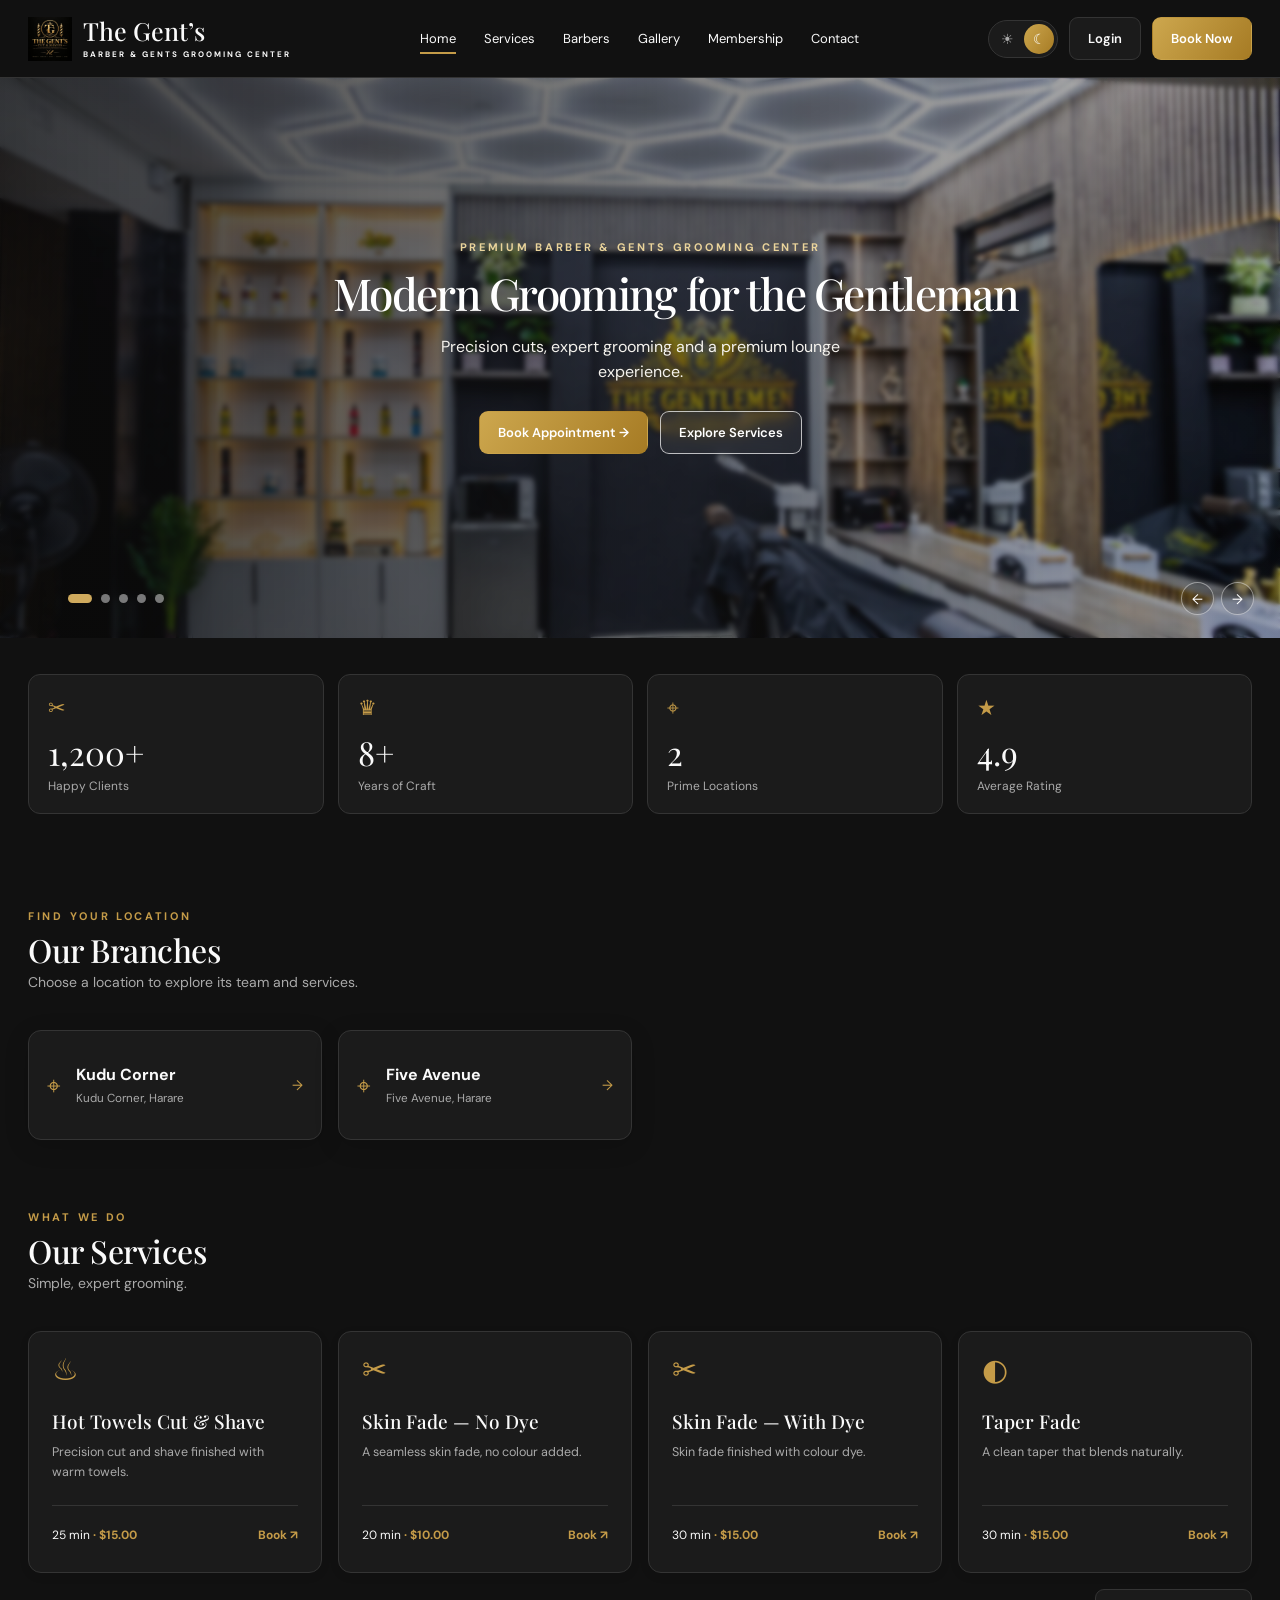
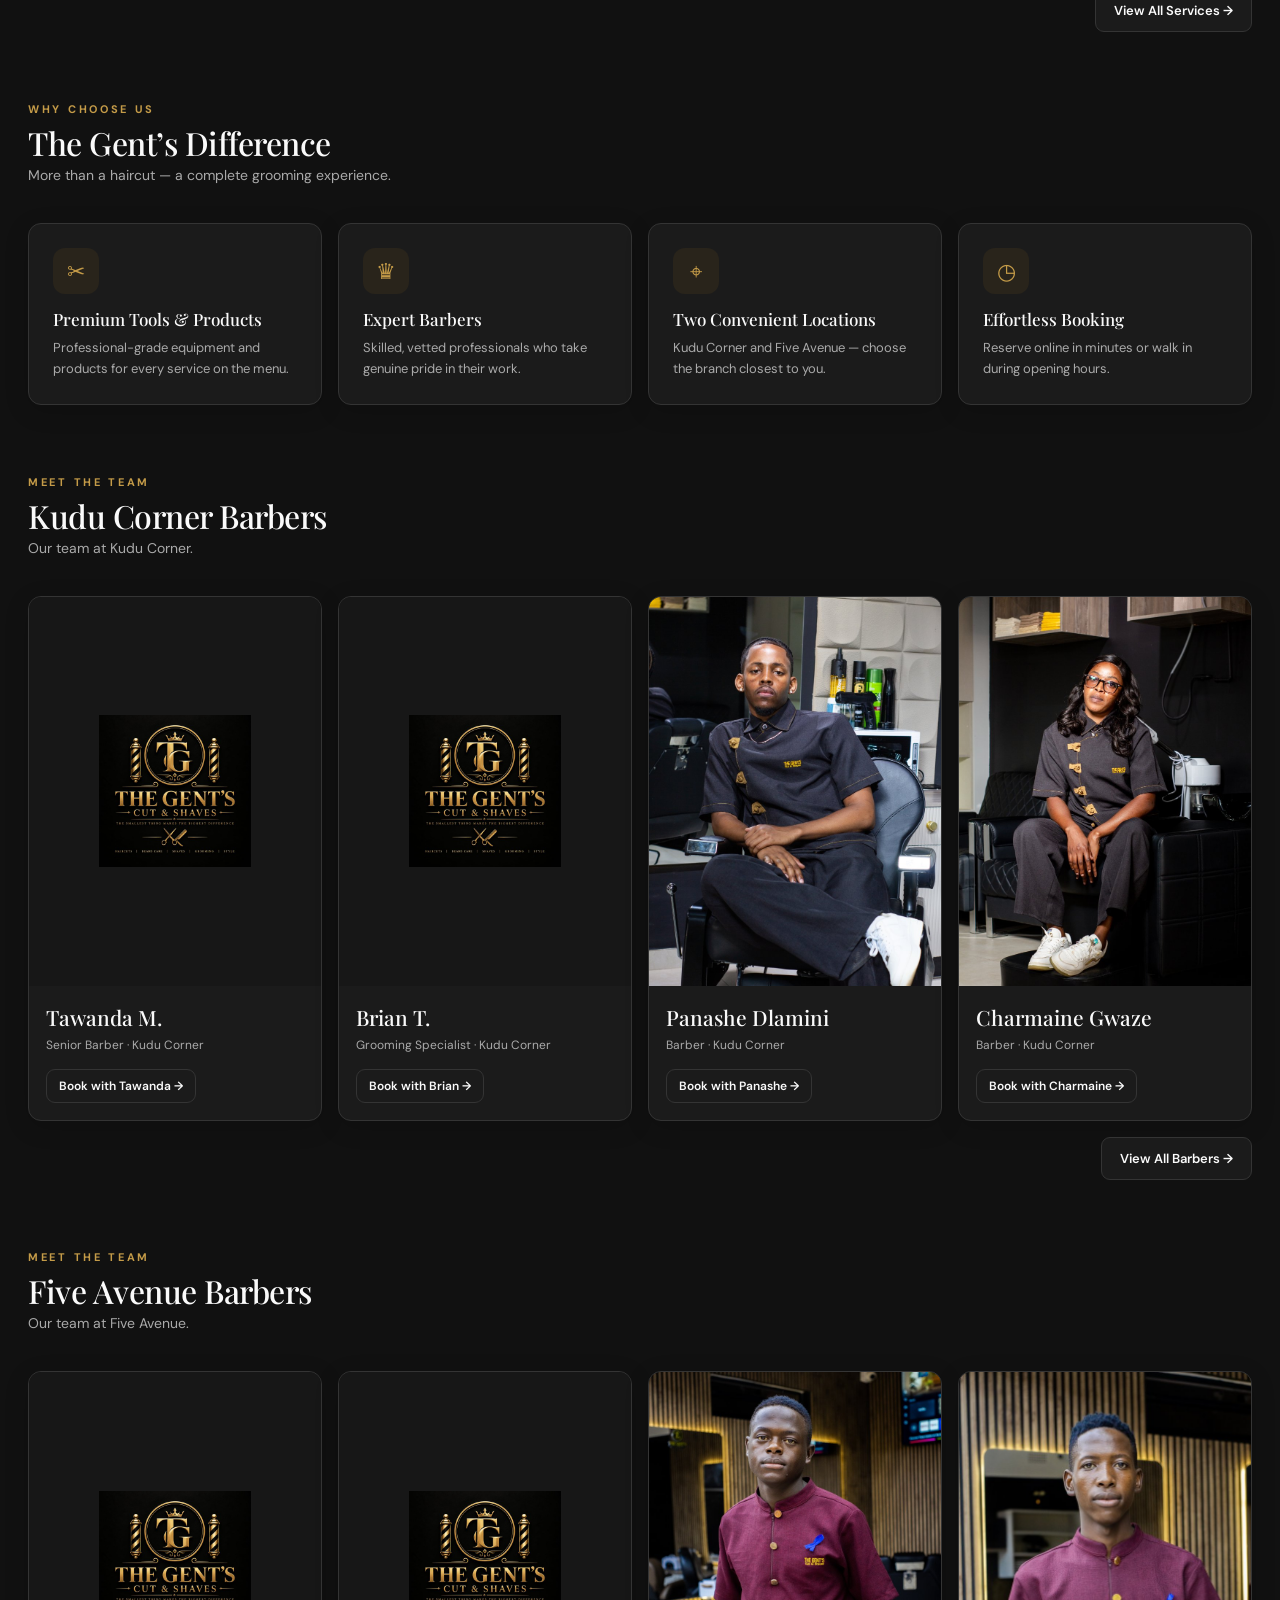
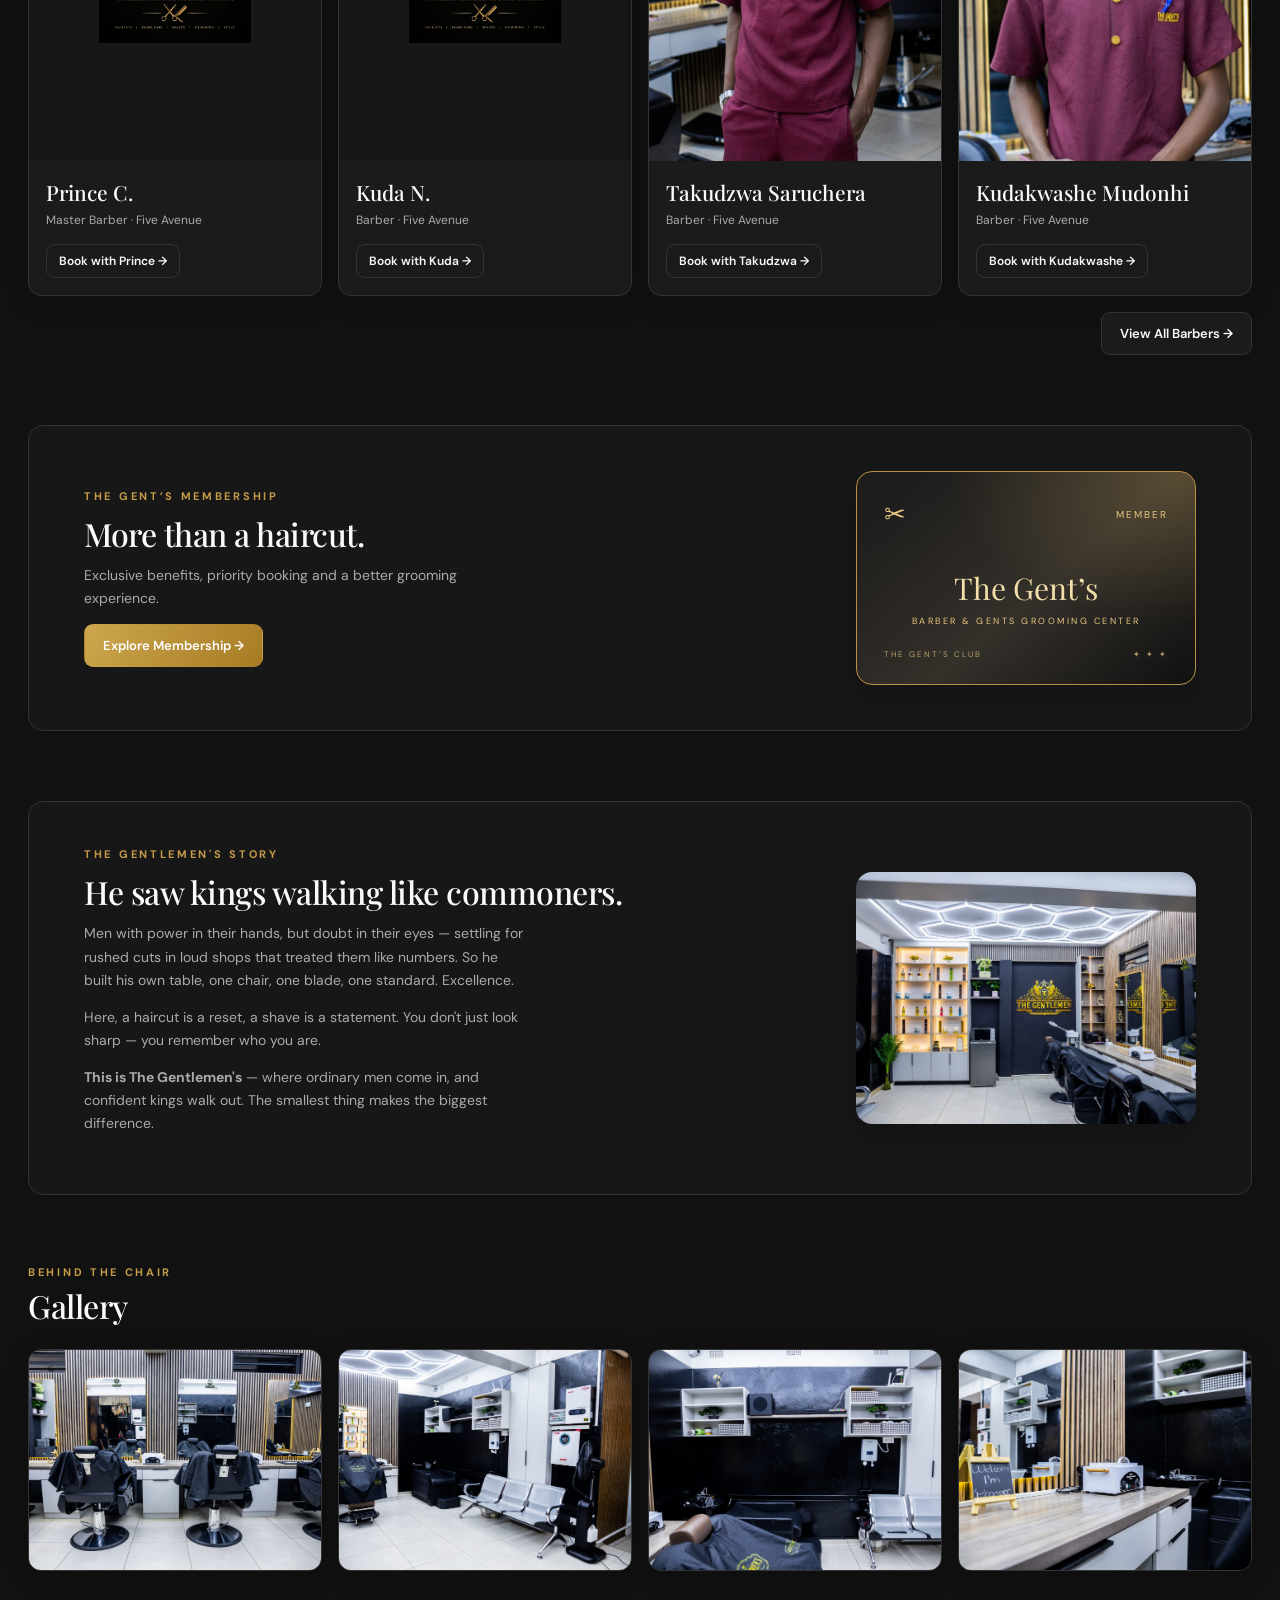
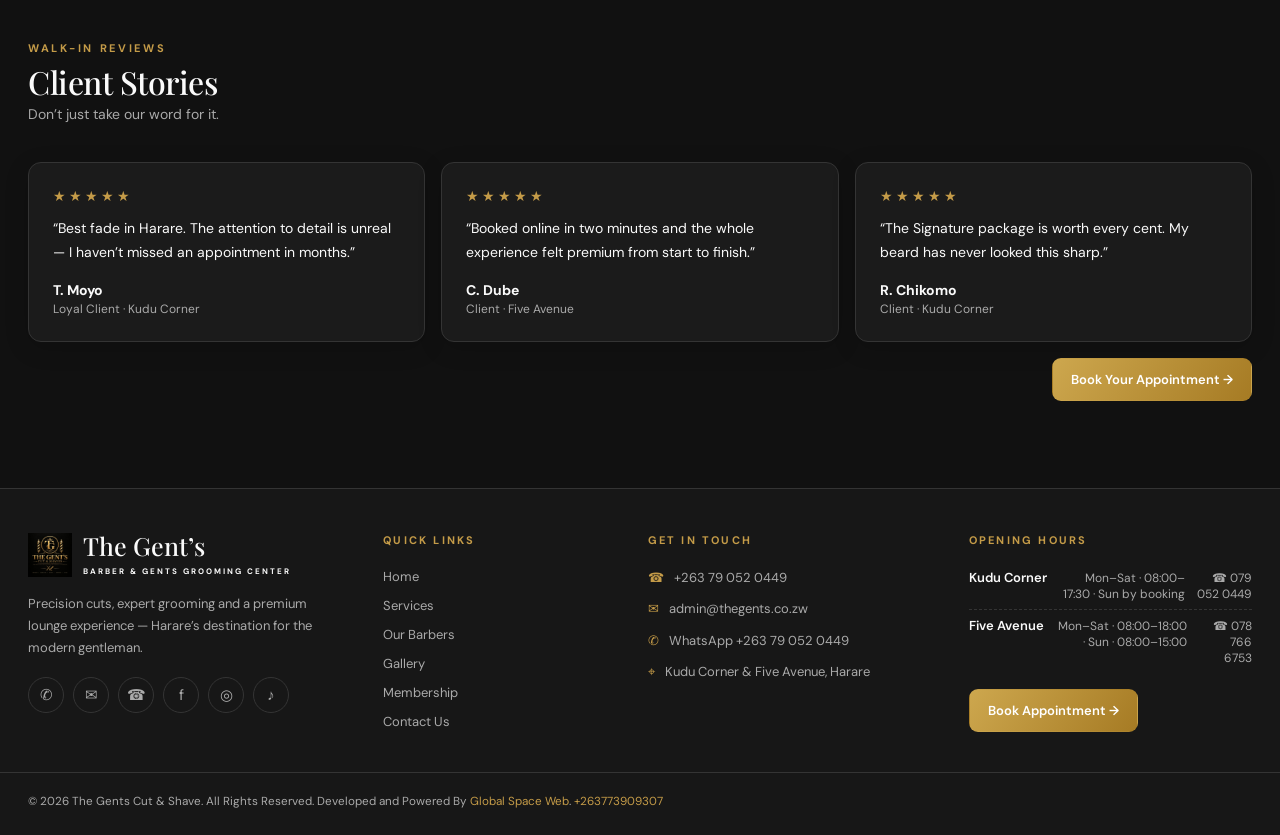
<file: index.html>
<!DOCTYPE html>
<html lang="en">
<head>
<meta charset="UTF-8"><meta name="viewport" content="width=device-width,initial-scale=1"><meta name="theme-color" content="#ffffff"><title>The Gent’s · Home</title>
<link rel="preconnect" href="https://fonts.googleapis.com"><link rel="preconnect" href="https://fonts.gstatic.com" crossorigin><link href="https://fonts.googleapis.com/css2?family=DM+Sans:wght@400;500;600;700&family=Playfair+Display:wght@400;500;600;700&display=swap" rel="stylesheet">
<link rel="stylesheet" href="assets/css/style.css?v=045fcdb4">
</head>
<body data-page="home">
<div id="app"></div><div id="modal-root"></div><div id="toast-root"></div>
<script src="assets/js/app.js?v=045fcdb4"></script>
</body>
</html>
</file>
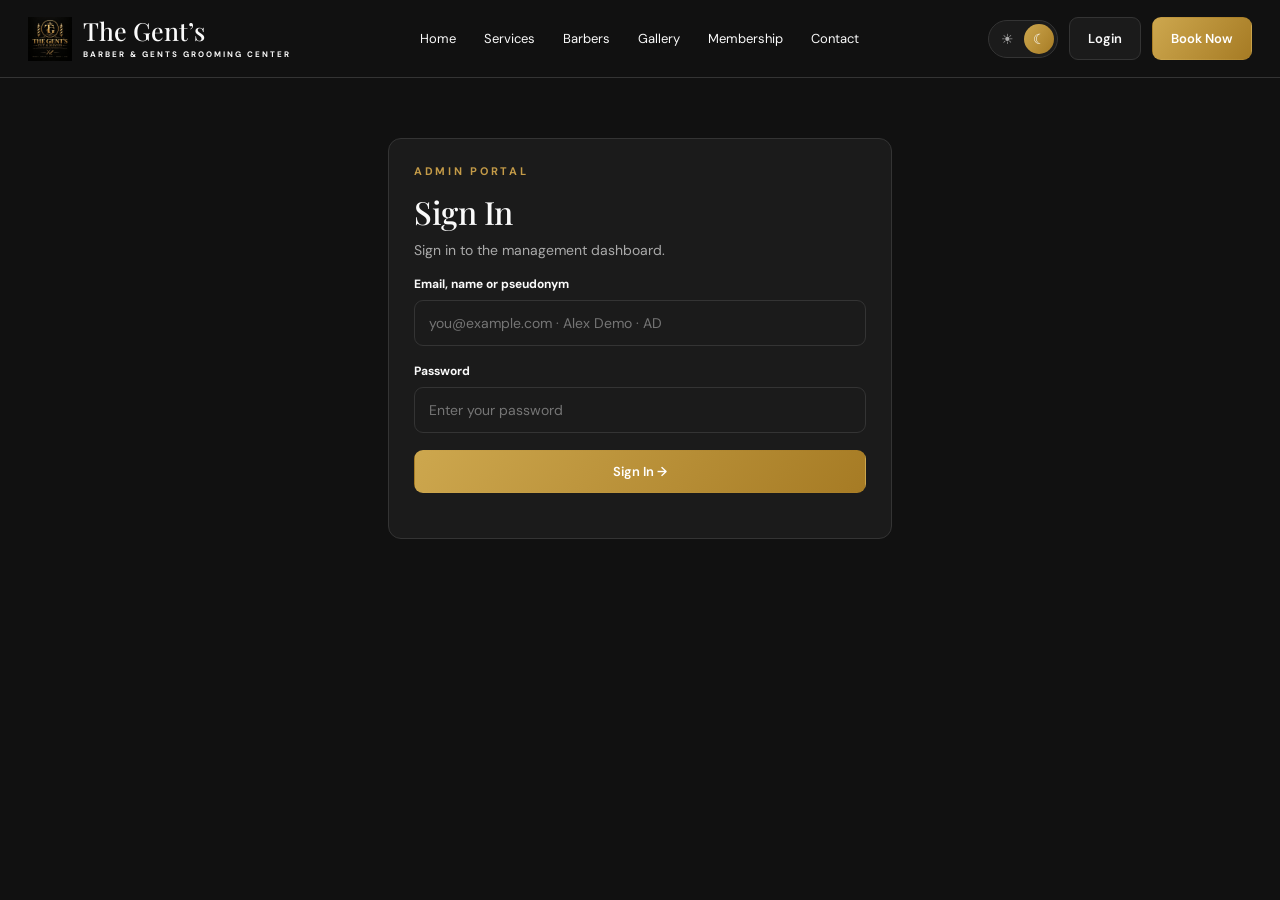
<file: admin.html>
<!DOCTYPE html>
<html lang="en">
<head>
<meta charset="UTF-8"><meta name="viewport" content="width=device-width,initial-scale=1"><meta name="theme-color" content="#ffffff"><title>The Gent’s · Admin</title>
<link rel="preconnect" href="https://fonts.googleapis.com"><link rel="preconnect" href="https://fonts.gstatic.com" crossorigin><link href="https://fonts.googleapis.com/css2?family=DM+Sans:wght@400;500;600;700&family=Playfair+Display:wght@400;500;600;700&display=swap" rel="stylesheet">
<link rel="stylesheet" href="assets/css/style.css?v=045fcdb4">
</head>
<body data-page="admin">
<div id="app"></div><div id="modal-root"></div><div id="toast-root"></div>
<script src="assets/js/app.js?v=045fcdb4"></script>
</body>
</html>
</file>
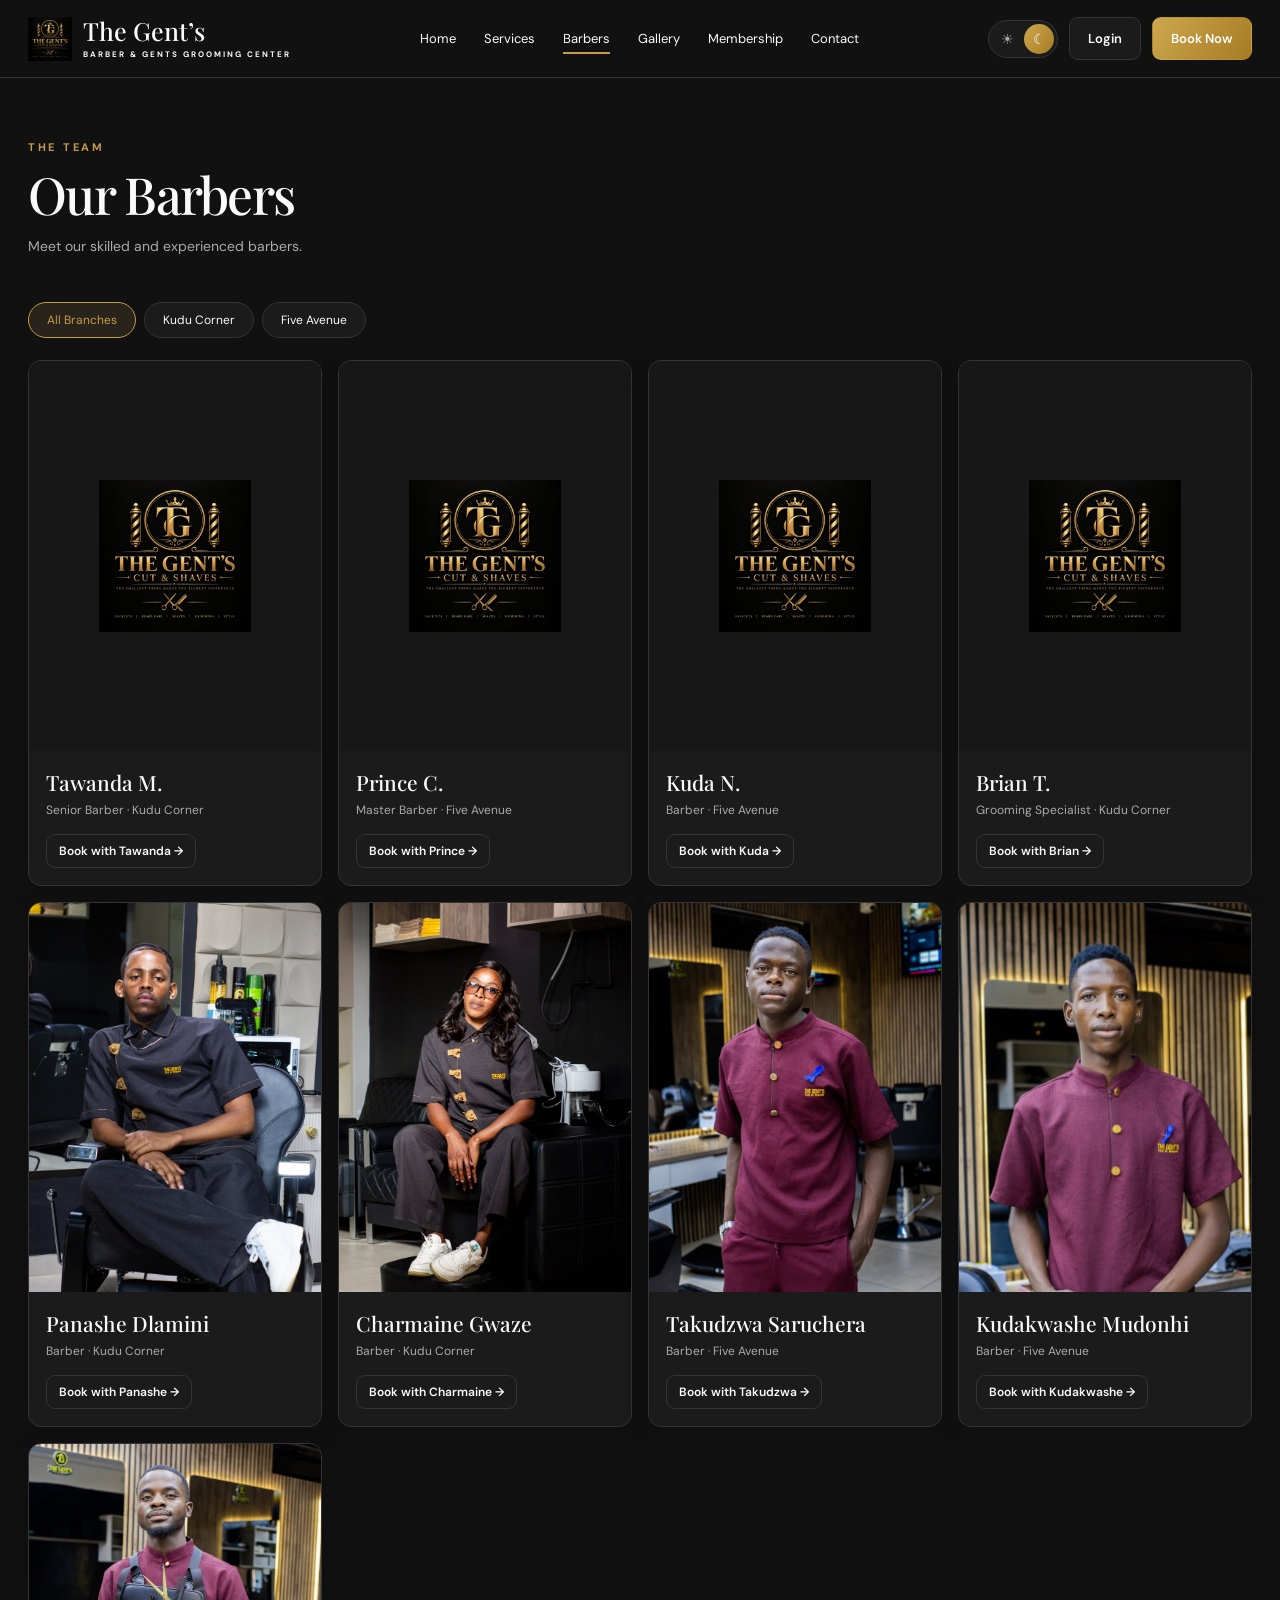
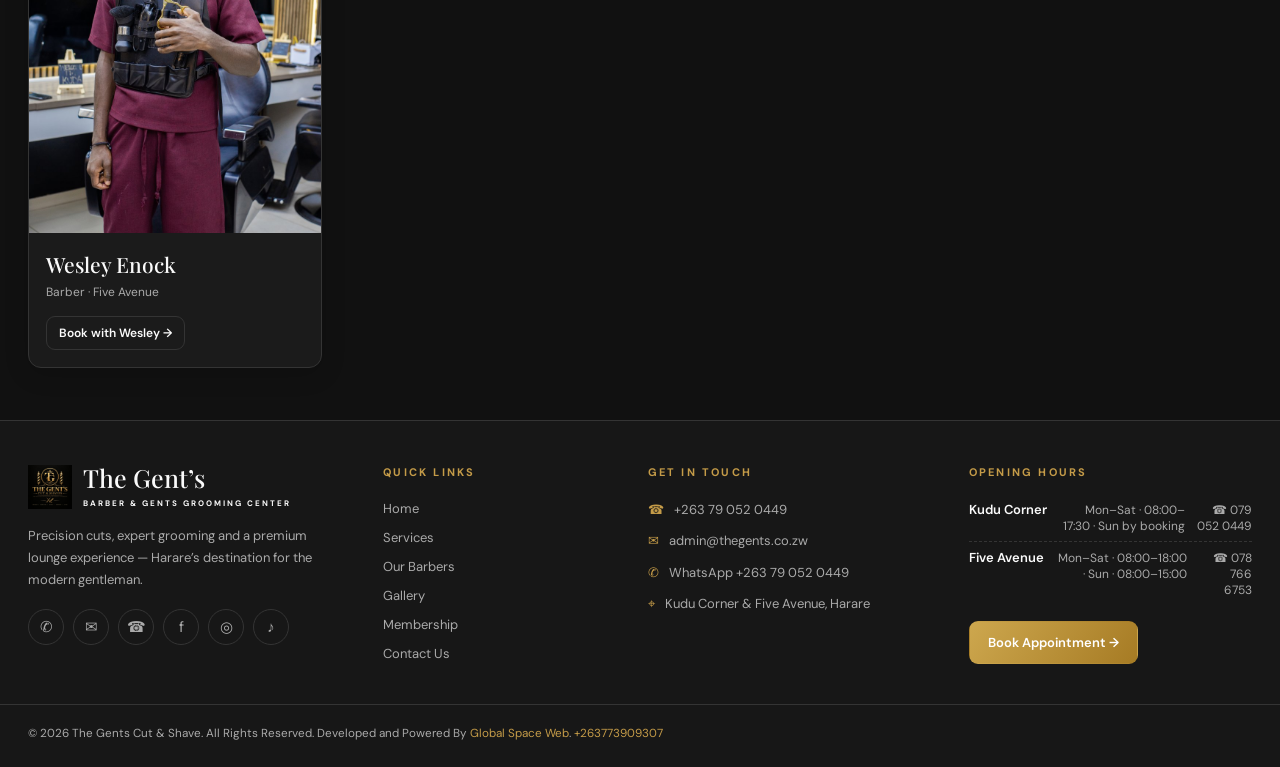
<file: barbers.html>
<!DOCTYPE html>
<html lang="en">
<head>
<meta charset="UTF-8"><meta name="viewport" content="width=device-width,initial-scale=1"><meta name="theme-color" content="#ffffff"><title>The Gent’s · Barbers</title>
<link rel="preconnect" href="https://fonts.googleapis.com"><link rel="preconnect" href="https://fonts.gstatic.com" crossorigin><link href="https://fonts.googleapis.com/css2?family=DM+Sans:wght@400;500;600;700&family=Playfair+Display:wght@400;500;600;700&display=swap" rel="stylesheet">
<link rel="stylesheet" href="assets/css/style.css?v=045fcdb4">
</head>
<body data-page="barbers">
<div id="app"></div><div id="modal-root"></div><div id="toast-root"></div>
<script src="assets/js/app.js?v=045fcdb4"></script>
</body>
</html>
</file>
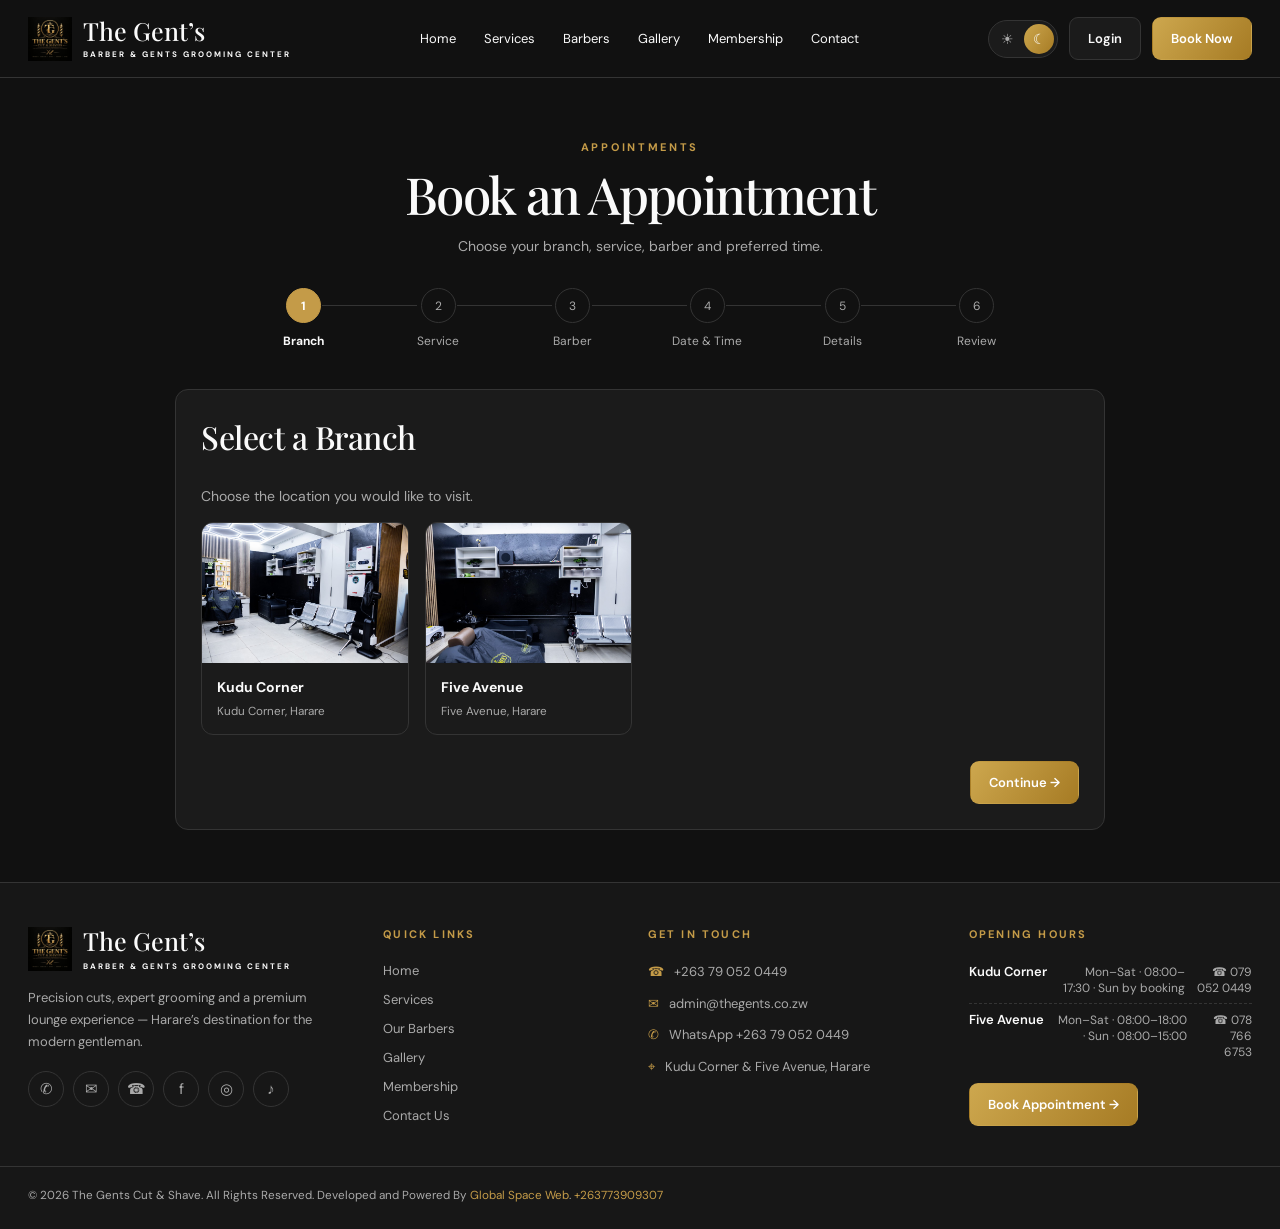
<file: booking.html>
<!DOCTYPE html>
<html lang="en">
<head>
<meta charset="UTF-8"><meta name="viewport" content="width=device-width,initial-scale=1"><meta name="theme-color" content="#ffffff"><title>The Gent’s · Book Appointment</title>
<link rel="preconnect" href="https://fonts.googleapis.com"><link rel="preconnect" href="https://fonts.gstatic.com" crossorigin><link href="https://fonts.googleapis.com/css2?family=DM+Sans:wght@400;500;600;700&family=Playfair+Display:wght@400;500;600;700&display=swap" rel="stylesheet">
<link rel="stylesheet" href="assets/css/style.css?v=045fcdb4">
</head>
<body data-page="booking">
<div id="app"></div><div id="modal-root"></div><div id="toast-root"></div>
<script src="assets/js/app.js?v=045fcdb4"></script>
</body>
</html>
</file>
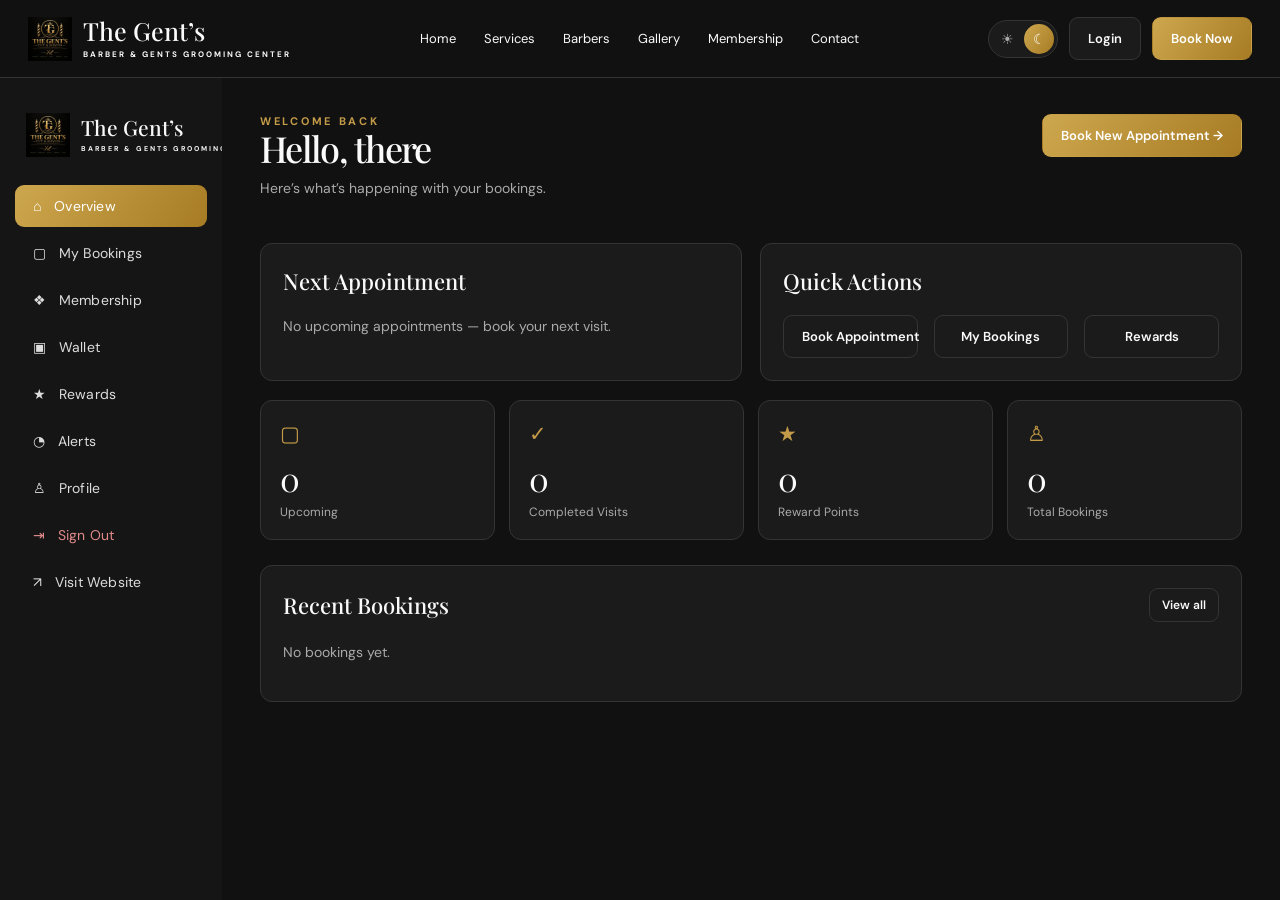
<file: client.html>
<!DOCTYPE html>
<html lang="en">
<head>
<meta charset="UTF-8"><meta name="viewport" content="width=device-width,initial-scale=1"><meta name="theme-color" content="#ffffff"><title>The Gent’s · My Bookings</title>
<link rel="preconnect" href="https://fonts.googleapis.com"><link rel="preconnect" href="https://fonts.gstatic.com" crossorigin><link href="https://fonts.googleapis.com/css2?family=DM+Sans:wght@400;500;600;700&family=Playfair+Display:wght@400;500;600;700&display=swap" rel="stylesheet">
<link rel="stylesheet" href="assets/css/style.css?v=045fcdb4">
</head>
<body data-page="client">
<div id="app"></div><div id="modal-root"></div><div id="toast-root"></div>
<script src="assets/js/app.js?v=045fcdb4"></script>
</body>
</html>
</file>
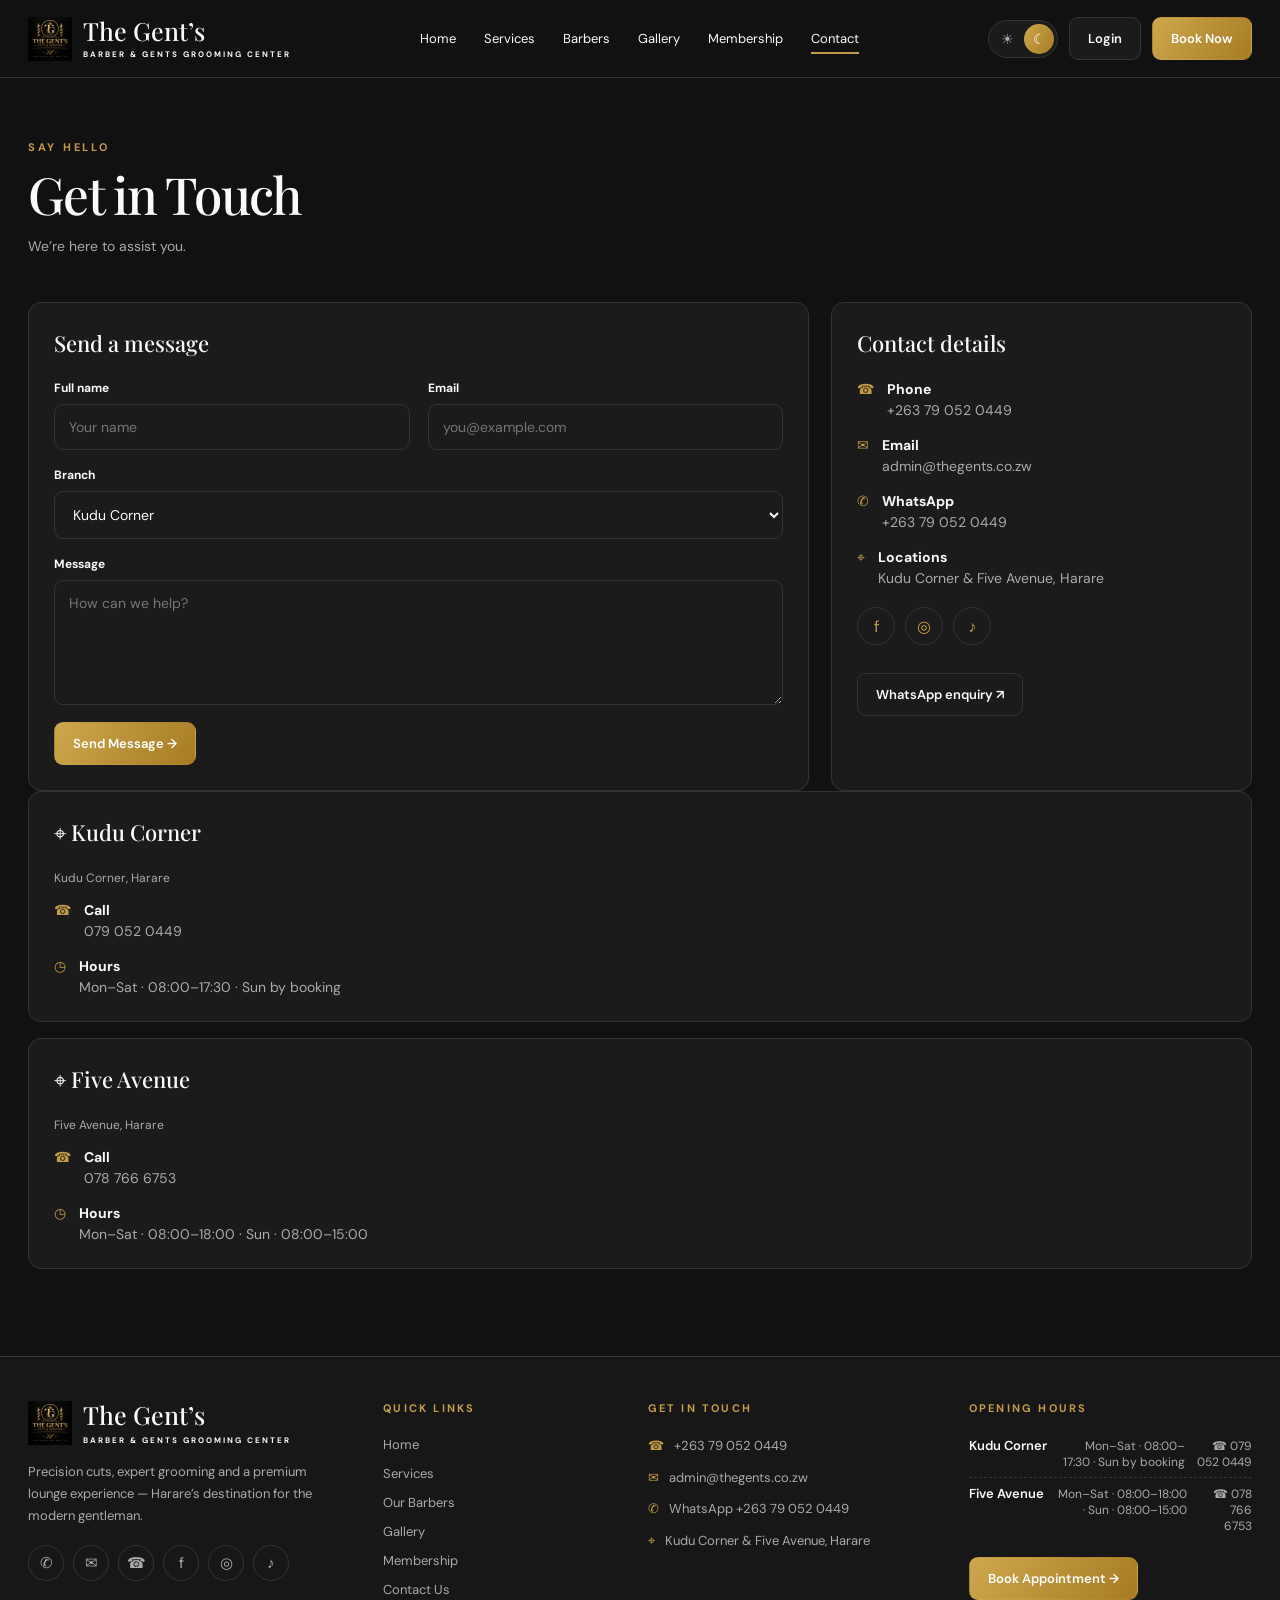
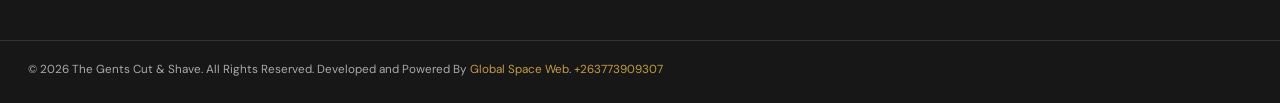
<file: contact.html>
<!DOCTYPE html>
<html lang="en">
<head>
<meta charset="UTF-8"><meta name="viewport" content="width=device-width,initial-scale=1"><meta name="theme-color" content="#ffffff"><title>The Gent’s · Contact</title>
<link rel="preconnect" href="https://fonts.googleapis.com"><link rel="preconnect" href="https://fonts.gstatic.com" crossorigin><link href="https://fonts.googleapis.com/css2?family=DM+Sans:wght@400;500;600;700&family=Playfair+Display:wght@400;500;600;700&display=swap" rel="stylesheet">
<link rel="stylesheet" href="assets/css/style.css?v=045fcdb4">
</head>
<body data-page="contact">
<div id="app"></div><div id="modal-root"></div><div id="toast-root"></div>
<script src="assets/js/app.js?v=045fcdb4"></script>
</body>
</html>
</file>
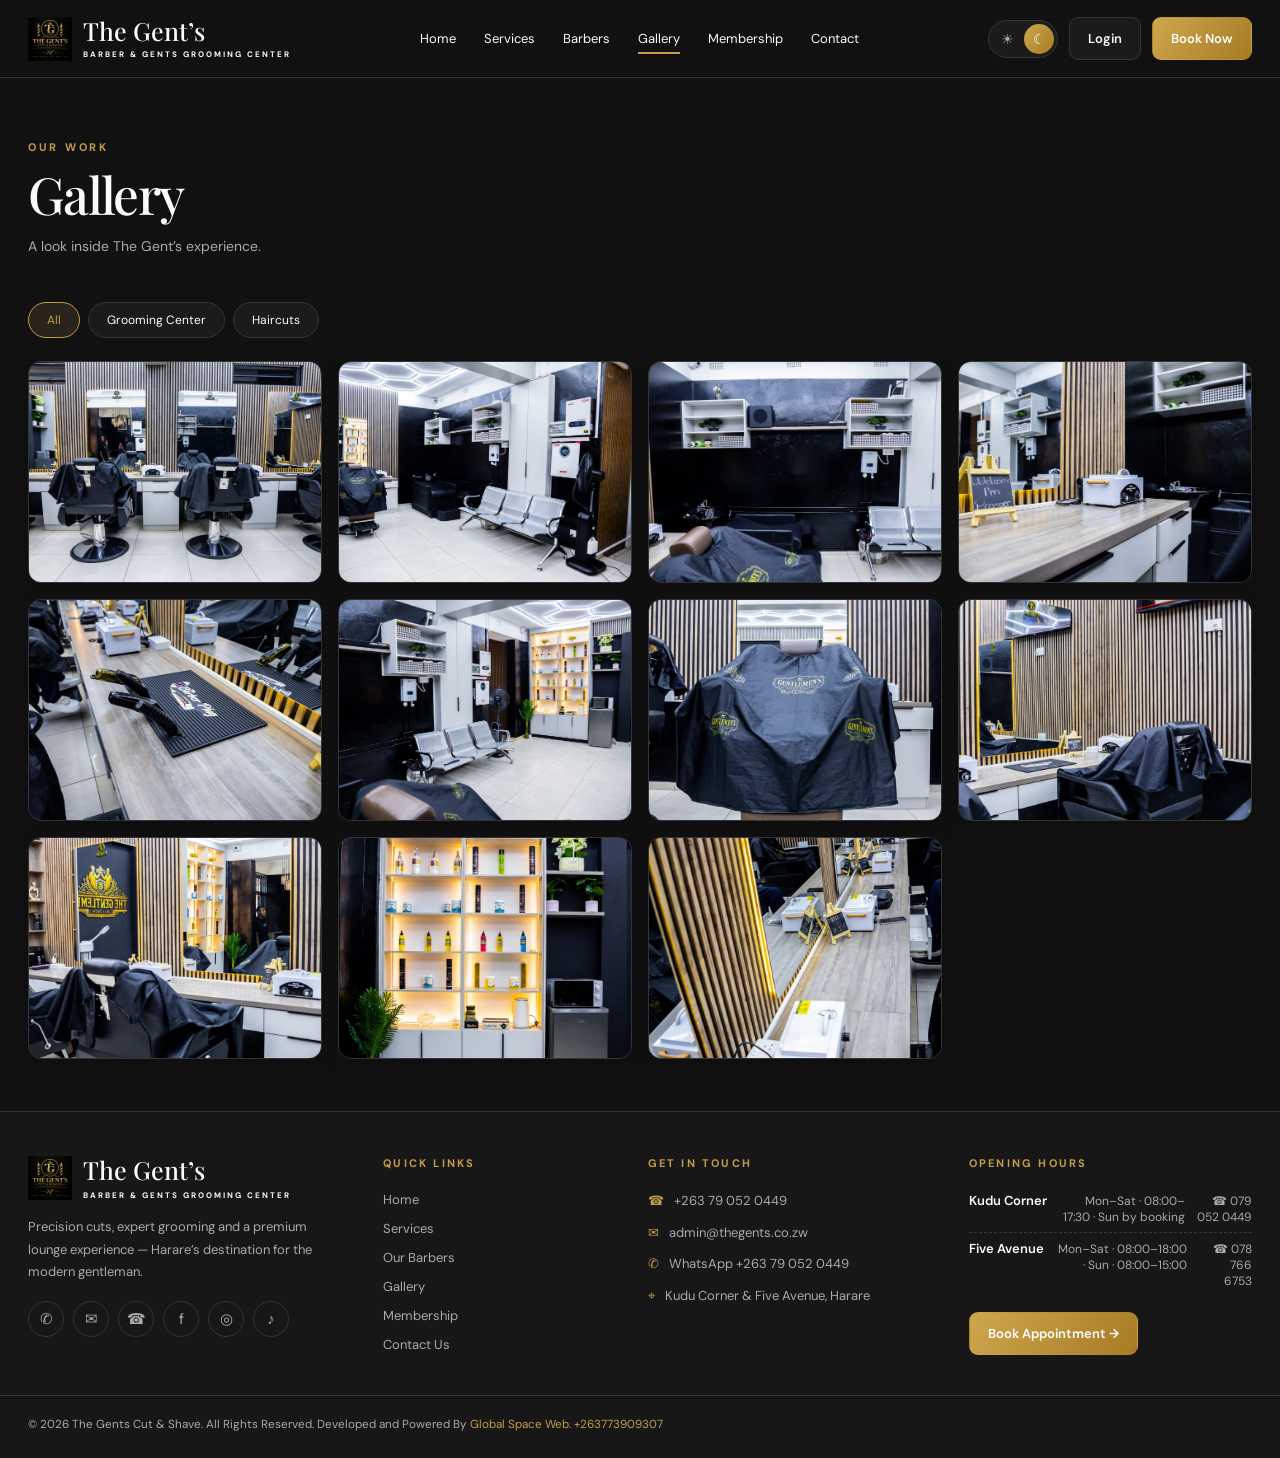
<file: gallery.html>
<!DOCTYPE html>
<html lang="en">
<head>
<meta charset="UTF-8"><meta name="viewport" content="width=device-width,initial-scale=1"><meta name="theme-color" content="#ffffff"><title>The Gent’s · Gallery</title>
<link rel="preconnect" href="https://fonts.googleapis.com"><link rel="preconnect" href="https://fonts.gstatic.com" crossorigin><link href="https://fonts.googleapis.com/css2?family=DM+Sans:wght@400;500;600;700&family=Playfair+Display:wght@400;500;600;700&display=swap" rel="stylesheet">
<link rel="stylesheet" href="assets/css/style.css?v=045fcdb4">
</head>
<body data-page="gallery">
<div id="app"></div><div id="modal-root"></div><div id="toast-root"></div>
<script src="assets/js/app.js?v=045fcdb4"></script>
</body>
</html>
</file>
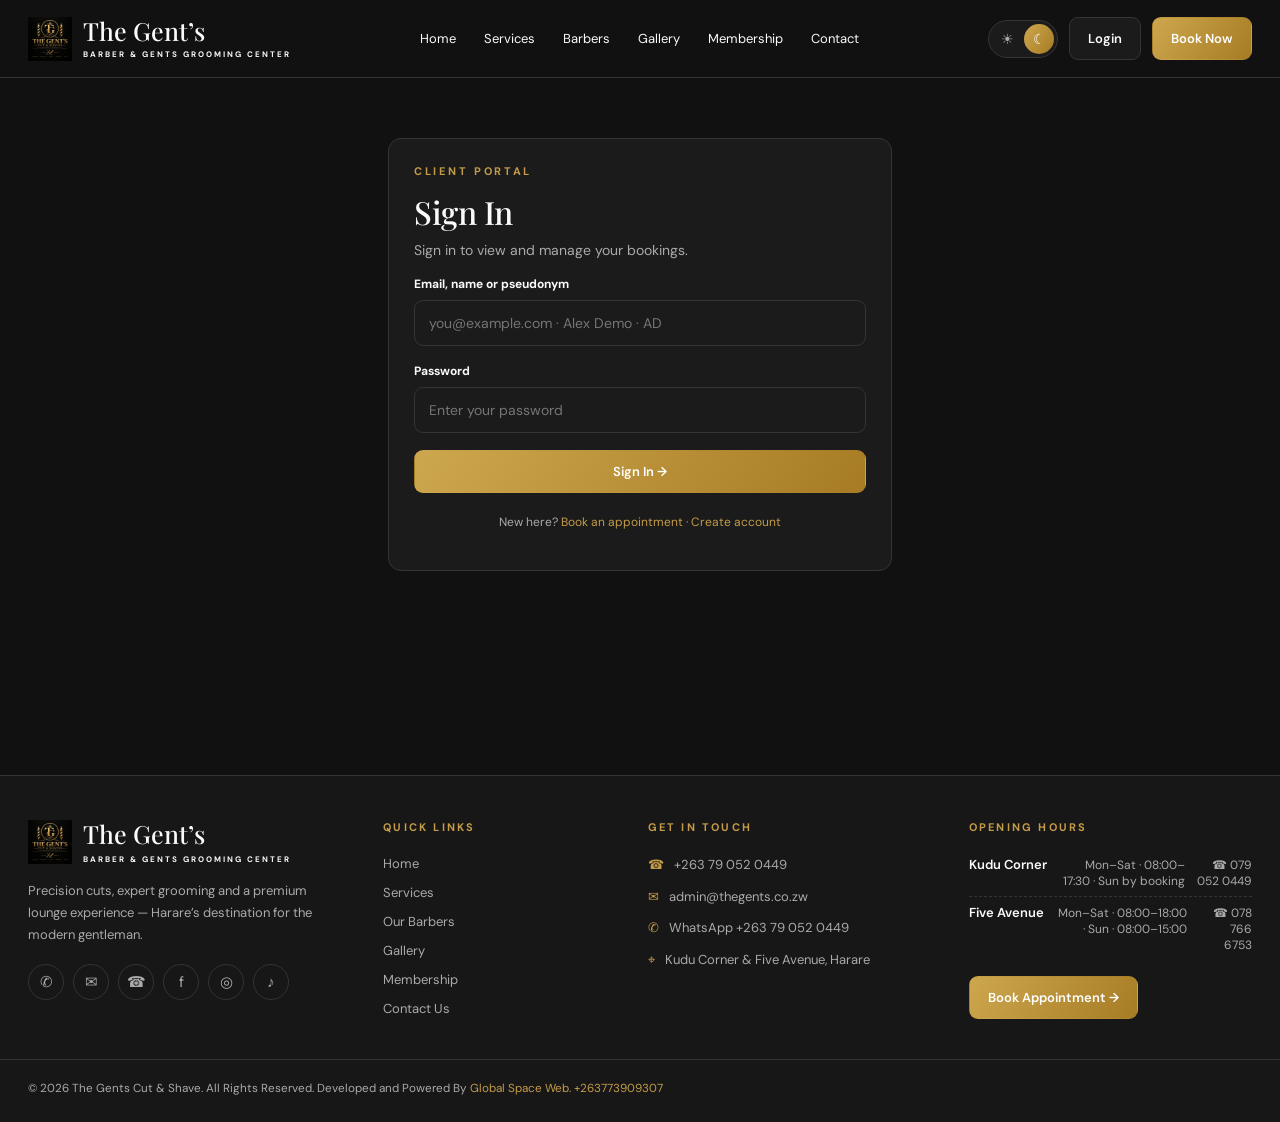
<file: login.html>
<!DOCTYPE html>
<html lang="en">
<head>
<meta charset="UTF-8"><meta name="viewport" content="width=device-width,initial-scale=1"><meta name="theme-color" content="#ffffff"><title>The Gent’s · Login</title>
<link rel="preconnect" href="https://fonts.googleapis.com"><link rel="preconnect" href="https://fonts.gstatic.com" crossorigin><link href="https://fonts.googleapis.com/css2?family=DM+Sans:wght@400;500;600;700&family=Playfair+Display:wght@400;500;600;700&display=swap" rel="stylesheet">
<link rel="stylesheet" href="assets/css/style.css?v=045fcdb4">
</head>
<body data-page="login">
<div id="app"></div><div id="modal-root"></div><div id="toast-root"></div>
<script src="assets/js/app.js?v=045fcdb4"></script>
</body>
</html>
</file>
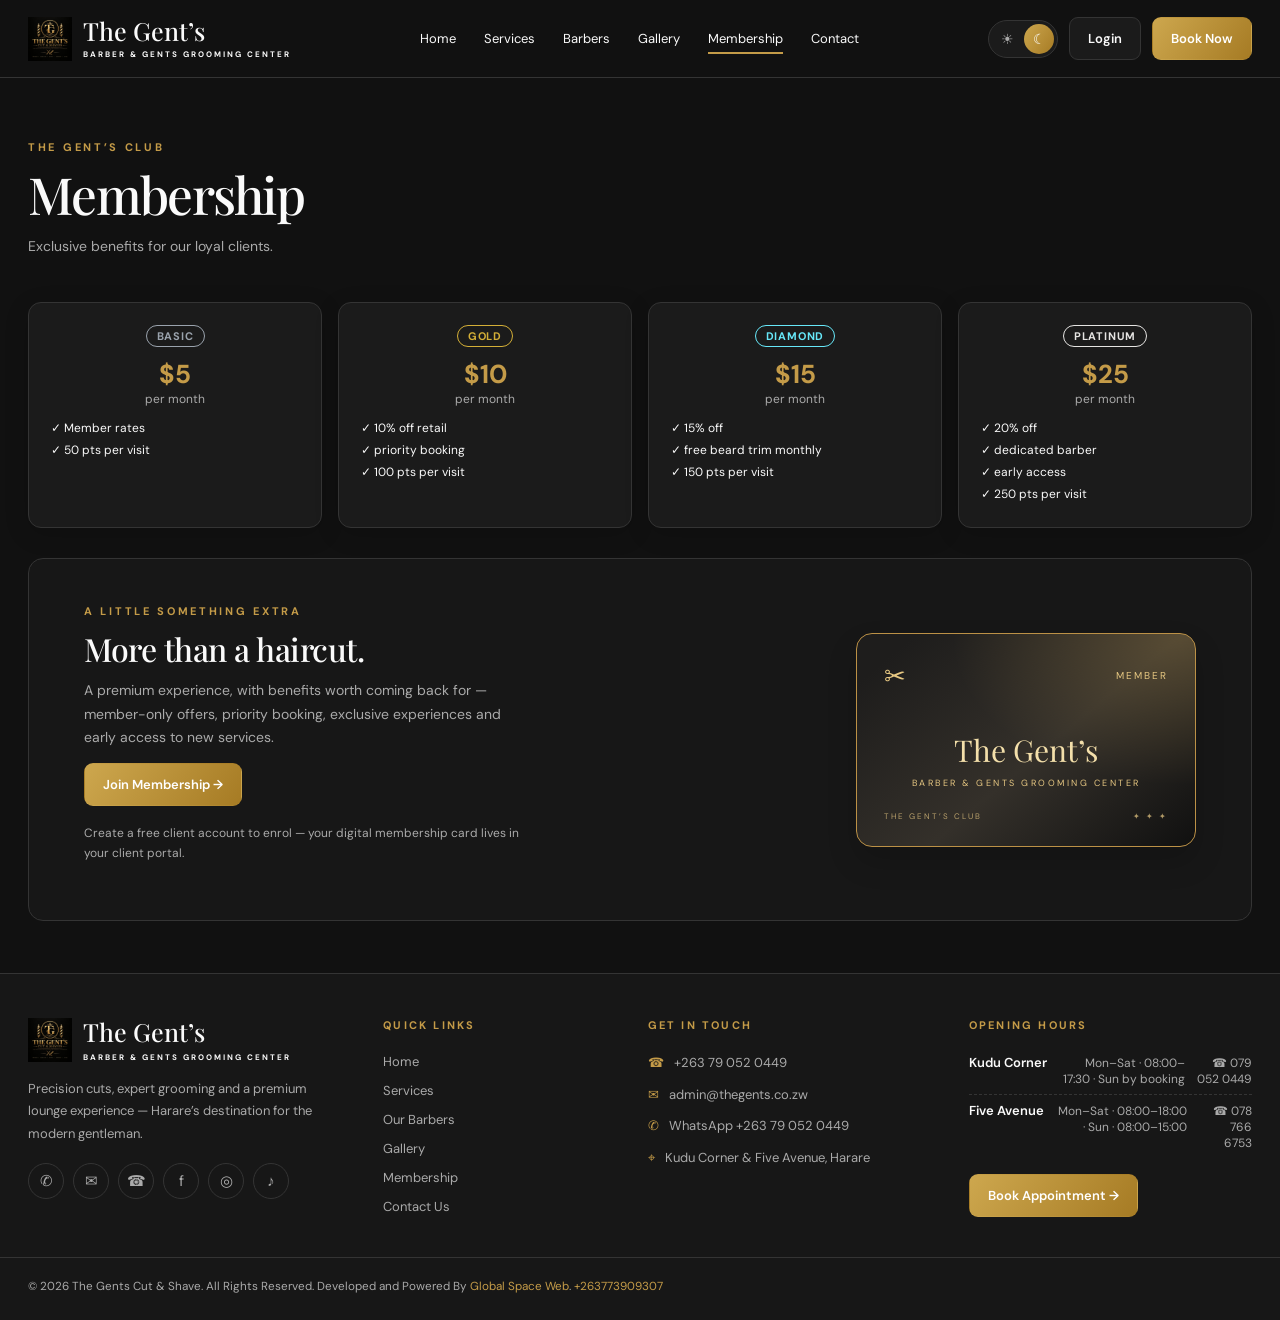
<file: membership.html>
<!DOCTYPE html>
<html lang="en">
<head>
<meta charset="UTF-8"><meta name="viewport" content="width=device-width,initial-scale=1"><meta name="theme-color" content="#ffffff"><title>The Gent’s · Membership</title>
<link rel="preconnect" href="https://fonts.googleapis.com"><link rel="preconnect" href="https://fonts.gstatic.com" crossorigin><link href="https://fonts.googleapis.com/css2?family=DM+Sans:wght@400;500;600;700&family=Playfair+Display:wght@400;500;600;700&display=swap" rel="stylesheet">
<link rel="stylesheet" href="assets/css/style.css?v=045fcdb4">
</head>
<body data-page="membership">
<div id="app"></div><div id="modal-root"></div><div id="toast-root"></div>
<script src="assets/js/app.js?v=045fcdb4"></script>
</body>
</html>
</file>
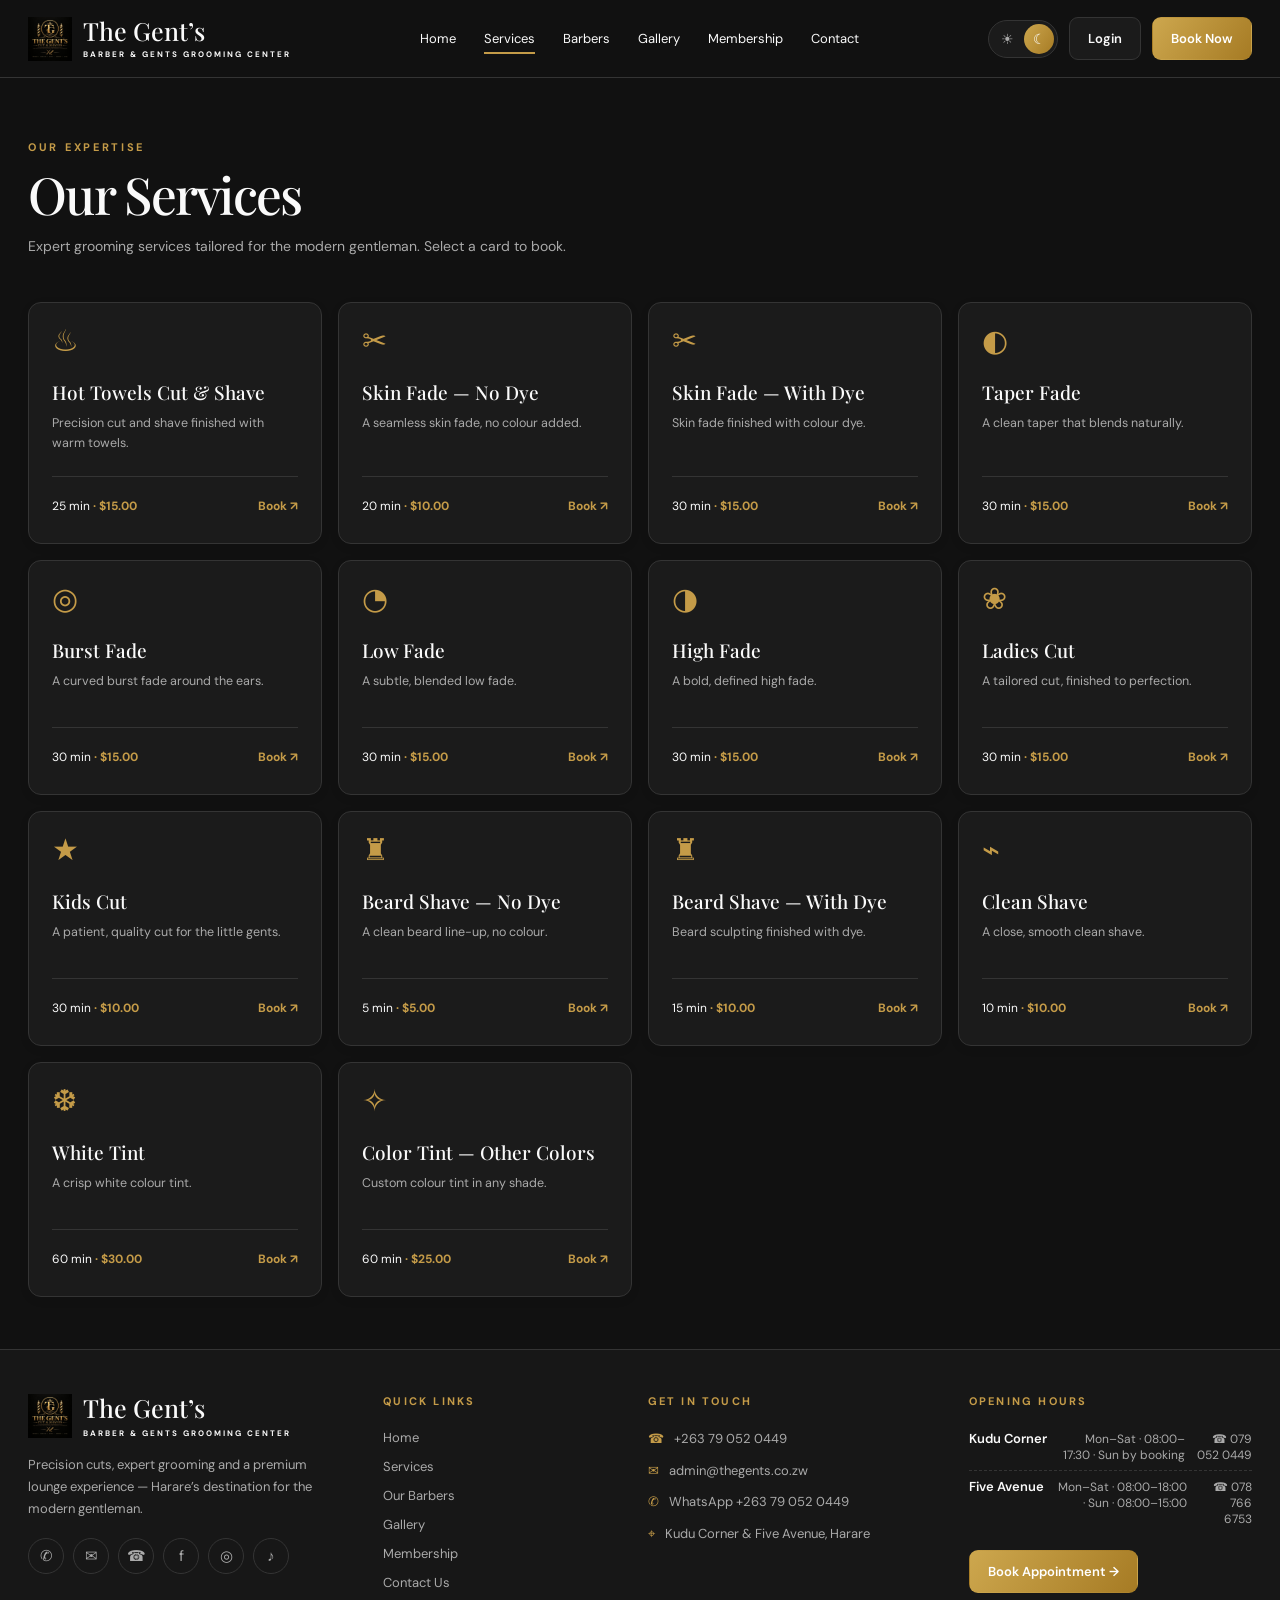
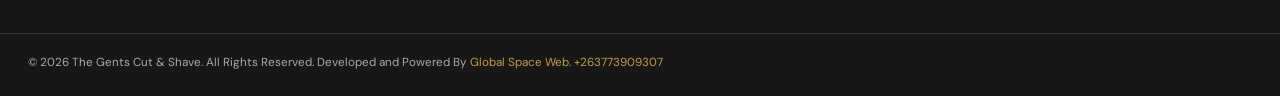
<file: services.html>
<!DOCTYPE html>
<html lang="en">
<head>
<meta charset="UTF-8"><meta name="viewport" content="width=device-width,initial-scale=1"><meta name="theme-color" content="#ffffff"><title>The Gent’s · Services</title>
<link rel="preconnect" href="https://fonts.googleapis.com"><link rel="preconnect" href="https://fonts.gstatic.com" crossorigin><link href="https://fonts.googleapis.com/css2?family=DM+Sans:wght@400;500;600;700&family=Playfair+Display:wght@400;500;600;700&display=swap" rel="stylesheet">
<link rel="stylesheet" href="assets/css/style.css?v=045fcdb4">
</head>
<body data-page="services">
<div id="app"></div><div id="modal-root"></div><div id="toast-root"></div>
<script src="assets/js/app.js?v=045fcdb4"></script>
</body>
</html>
</file>
<file: assets/css/style.css>
:root{--bg:#fff;--surface:#fff;--soft:#faf9f6;--ink:#171717;--muted:#777;--line:#e9e8e4;--gold:#b48a33;--gold-hover:#916d20;--gold-soft:#faf5e9;--shadow:0 6px 25px rgba(0,0,0,.045);--radius:13px}
:root.dark{--bg:#111;--surface:#1b1b1b;--soft:#171717;--ink:#fafafa;--muted:#aaa;--line:#343434;--gold:#c49b48;--gold-hover:#d5b263;--gold-soft:#29241b;--shadow:0 6px 25px rgba(0,0,0,.16)}
*{box-sizing:border-box}html{scroll-behavior:smooth}body{margin:0;background:var(--bg);color:var(--ink);font-family:'DM Sans',sans-serif;font-size:14px}h1,h2,h3,h4,p{margin-top:0}h1,h2,h3,.brand-title{font-family:'Playfair Display',Georgia,serif;font-weight:500}h1{font-size:clamp(36px,4.1vw,62px);line-height:1.12;letter-spacing:-1.7px}h2{font-size:clamp(26px,2.5vw,37px);letter-spacing:-.5px}h3{font-size:22px}p{line-height:1.65}button,input,select,textarea{font:inherit}button{cursor:pointer}a{text-decoration:none;color:inherit}img{display:block;max-width:100%}.hidden{display:none!important}.muted{color:var(--muted)}.small{font-size:12px}.eyebrow{font-size:11px;letter-spacing:2.7px;text-transform:uppercase;font-weight:700;color:var(--gold)}.shell{max-width:1500px;margin:auto;padding:0 28px}.nav{height:78px;border-bottom:1px solid var(--line);background:var(--bg);position:sticky;top:0;z-index:50}.nav .shell{height:100%;display:flex;align-items:center;justify-content:space-between;gap:26px}.brand{display:flex;align-items:center;gap:11px;white-space:nowrap;cursor:pointer}.brand-icon{color:var(--gold);font-size:31px;font-weight:300;line-height:1}.brand-title{font-size:25px;line-height:1}.brand-sub{font-size:8px;letter-spacing:2px;margin-top:6px;font-weight:700}.links{display:flex;align-items:center;gap:28px}.navlink{border:none;background:transparent;color:var(--ink);font-size:13px;padding:10px 0;position:relative}.navlink.active:after{content:'';position:absolute;bottom:3px;left:0;right:0;height:2px;background:var(--gold)}.nav-actions{display:flex;align-items:center;gap:11px}.btn{border:1px solid var(--line);border-radius:9px;background:var(--surface);color:var(--ink);padding:12px 18px;font-size:13px;font-weight:600;transition:.2s;white-space:nowrap}.btn:hover{border-color:var(--gold);transform:translateY(-1px)}.btn-gold{background:linear-gradient(125deg,#cda74e,#a67b24);color:white;border-color:transparent}.btn-gold:hover{background:var(--gold-hover);color:#fff}.btn-quiet{background:transparent}.btn-sm{padding:8px 12px;font-size:12px}.icon-btn{border:1px solid var(--line);background:var(--surface);color:var(--ink);border-radius:9px;width:38px;height:38px}.menu-toggle{display:none}.page{min-height:65vh}.section{padding:52px 0}.section-tight{padding:35px 0}.hero{padding:65px 0 40px;display:grid;grid-template-columns:1fr 1.03fr;align-items:center;gap:54px}.hero h1{margin:17px 0 21px}.hero p{max-width:440px;font-size:16px;color:var(--muted)}.hero-actions{display:flex;gap:12px;margin:27px 0 38px}.hero-photo{width:100%;height:385px;object-fit:cover;border-radius:15px;background:#ddd}.hero-notes{display:flex;gap:26px;color:var(--muted);font-size:12px}.hero-notes span{display:flex;align-items:center;gap:9px}.gold{color:var(--gold)}.heading-row{display:flex;justify-content:space-between;align-items:end;gap:15px;margin-bottom:22px}.heading-row h2{margin:5px 0 0}.grid{display:grid;gap:16px}.grid-3{grid-template-columns:repeat(3,minmax(0,1fr))}.grid-4{grid-template-columns:repeat(4,minmax(0,1fr))}.card{border:1px solid var(--line);border-radius:var(--radius);background:var(--surface);overflow:hidden;box-shadow:var(--shadow)}.card-pad{padding:22px}.tile{padding:18px;display:flex;align-items:center;gap:15px;min-height:94px;text-align:left;width:100%;transition:.2s;color:inherit}.tile:hover,.selectable:hover{border-color:var(--gold)}.tile .arrow{margin-left:auto;color:var(--gold)}.tile .tile-icon{color:var(--gold);font-size:23px}.tile strong{display:block;font-size:15px}.tile small{display:block;color:var(--muted);margin-top:5px}.service-row{display:flex;align-items:center;gap:18px;padding:16px 19px;border-bottom:1px solid var(--line)}.service-row:last-child{border-bottom:none}.service-icon{width:43px;text-align:center;font-size:25px;color:var(--gold)}.service-text{flex:1}.service-text strong{display:block;font-size:15px}.service-text small{display:block;color:var(--muted);margin-top:4px}.service-price{font-weight:700;color:var(--gold);font-size:16px}.barber-photo{display:block;width:100%;aspect-ratio:3/4;object-fit:cover;object-position:50% 15%}.barber-photo-fallback{display:flex;align-items:center;justify-content:center;background:var(--soft)}.barber-photo-fallback img{width:52%;height:auto;object-fit:contain}.barber-info{padding:17px}.barber-info h3{font-size:21px;margin:0 0 5px}.barber-info p{font-size:12px;color:var(--muted);margin:0 0 13px}.gallery-img{height:220px;width:100%;object-fit:cover;cursor:pointer;transition:transform .25s}.gallery-img:hover{transform:scale(1.025)}.banner{display:flex;align-items:center;gap:30px;background:var(--soft);border-radius:15px;padding:30px 35px;border:1px solid var(--line)}.banner .banner-text{flex:1}.banner img{width:260px;height:160px;object-fit:cover;border-radius:12px}.banner h2{margin:9px 0}.banner p{color:var(--muted);max-width:460px}.footer{border-top:1px solid var(--line);margin-top:52px;padding:28px 0}.footer-inner{display:flex;align-items:center;justify-content:space-between;gap:20px;flex-wrap:wrap}.footer-links{display:flex;gap:20px;color:var(--muted);font-size:12px}.footer small{color:var(--muted)}.page-head{padding:62px 0 30px}.page-head h1{margin:12px 0;font-size:clamp(36px,4vw,52px)}.page-head p{color:var(--muted);max-width:600px}.segmented{display:flex;align-items:center;gap:8px;flex-wrap:wrap}.pill{border:1px solid var(--line);background:var(--surface);color:var(--ink);border-radius:100px;padding:9px 18px;font-size:12px}.pill.active{background:var(--gold-soft);border-color:var(--gold);color:var(--gold)}.form-label{display:block;font-size:12px;font-weight:700;margin-bottom:8px}.field{display:block;width:100%;padding:13px 14px;border:1px solid var(--line);border-radius:9px;background:var(--surface);color:var(--ink);outline:none}.field:focus{border-color:var(--gold);box-shadow:0 0 0 3px var(--gold-soft)}textarea.field{min-height:125px;resize:vertical}.form-grid{display:grid;grid-template-columns:1fr 1fr;gap:18px}.form-group{margin-bottom:17px}.page-panel{padding:25px;border:1px solid var(--line);border-radius:13px;background:var(--surface)}.info-list{display:flex;flex-direction:column;gap:17px}.info-item{display:flex;gap:13px;align-items:flex-start}.info-item b{display:block;margin-bottom:3px}.muted-gold{color:var(--gold);font-weight:700}.steps{display:flex;justify-content:space-between;max-width:800px;margin:0 auto 40px;gap:8px}.step{display:flex;flex-direction:column;align-items:center;gap:10px;color:var(--muted);font-size:12px;flex:1;position:relative;text-align:center}.step:not(:last-child):after{content:'';position:absolute;top:17px;left:65%;width:75%;height:1px;background:var(--line)}.step.done:not(:last-child):after{background:var(--gold)}.step-num{position:relative;z-index:1;border:1px solid var(--line);color:var(--muted);background:var(--bg);width:35px;height:35px;border-radius:50%;display:grid;place-items:center}.step.active .step-num,.step.done .step-num{background:var(--gold);color:white;border-color:var(--gold)}.step.active{color:var(--ink);font-weight:700}.booking-wrap{max-width:930px;margin:0 auto}.booking-wrap h2{font-size:32px}.selectable{background:var(--surface);border:1px solid var(--line);border-radius:12px;text-align:left;padding:0;color:var(--ink);overflow:hidden;transition:.2s}.selectable.selected{border:2px solid var(--gold);background:var(--gold-soft)}.selectable img{width:100%;height:140px;object-fit:cover}.selectable .body{padding:15px}.selectable .body strong{display:block;margin-bottom:5px}.selectable .body small{color:var(--muted)}.booking-actions{display:flex;justify-content:space-between;gap:12px;margin-top:26px}.booking-actions .btn:last-child{margin-left:auto}.date-grid{display:grid;grid-template-columns:repeat(7,1fr);gap:8px;max-width:520px}.date-choice{padding:13px 3px;border:1px solid var(--line);border-radius:9px;background:var(--surface);color:var(--ink);text-align:center}.date-choice small{display:block;color:var(--muted);font-size:10px}.date-choice.selected,.time-choice.selected{background:var(--gold);color:#fff;border-color:var(--gold)}.date-choice.selected small{color:#fff}.times{display:flex;flex-wrap:wrap;gap:9px;margin-top:19px}.time-choice{padding:10px 15px;border:1px solid var(--line);border-radius:9px;background:var(--surface);color:var(--ink)}.time-choice:disabled{opacity:.32;cursor:not-allowed;text-decoration:line-through}.summary-row{display:flex;gap:15px;align-items:center;justify-content:space-between;padding:17px 0;border-bottom:1px solid var(--line)}.summary-row span{color:var(--muted)}.notice{padding:17px 19px;border:1px solid #e6d4a5;background:var(--gold-soft);color:var(--ink);border-radius:10px;line-height:1.6}.status{display:inline-block;padding:5px 10px;border-radius:100px;background:var(--gold-soft);color:var(--gold);font-size:11px;font-weight:700}.status.confirmed,.status.completed{background:#e8f6ea;color:#28763a}.status.cancelled,.status.declined{background:#ffe9e9;color:#ab3434}.status.pending,.status.reschedule{background:#fff4df;color:#9b6b13}.dashboard{display:grid;grid-template-columns:222px 1fr;min-height:calc(100vh - 78px)}.side{background:#151515;color:#f9f9f9;padding:28px 15px}.side .brand{padding:7px 11px 28px}.side .brand-title{font-size:21px}.side .brand-sub{font-size:7px}.side-nav{display:flex;flex-direction:column;gap:5px}.side-nav button{border:0;background:transparent;text-align:left;color:#ddd;border-radius:9px;padding:12px 13px;width:100%;font-size:13px}.side-nav button.active{background:linear-gradient(125deg,#cda74e,#a67b24);color:#fff}.side-nav button:hover:not(.active){background:#272727}.dash-main{background:var(--bg);padding:36px 38px;min-width:0}.dash-top{display:flex;align-items:start;justify-content:space-between;gap:18px;margin-bottom:29px}.dash-top h1{font-size:36px;margin:0 0 9px}.stat-grid{display:grid;grid-template-columns:repeat(4,1fr);gap:14px;margin-bottom:25px}.stat{border:1px solid var(--line);border-radius:12px;background:var(--surface);padding:19px}.stat .stat-icon{color:var(--gold);font-size:21px}.stat .number{font-family:'Playfair Display',serif;font-size:33px;margin:8px 0 4px}.stat .small{color:var(--muted)}.panel{border:1px solid var(--line);border-radius:12px;background:var(--surface);padding:22px;margin-bottom:19px}.panel-head{display:flex;justify-content:space-between;align-items:center;margin-bottom:19px;gap:12px}.panel-head h3{font-family:'Playfair Display',serif;margin:0;font-size:22px}.table-wrap{overflow:auto}table{width:100%;border-collapse:collapse;text-align:left;white-space:nowrap}th{font-size:11px;letter-spacing:.4px;color:var(--muted);font-weight:600}th,td{border-bottom:1px solid var(--line);padding:14px 11px}tbody tr:last-child td{border-bottom:0}td{font-size:12px}.row-actions{display:flex;gap:6px}.empty{padding:33px;text-align:center;color:var(--muted)}.dash-grid{display:grid;grid-template-columns:1fr 1fr;gap:18px}.progress-row{display:grid;grid-template-columns:110px 1fr 40px;align-items:center;gap:12px;margin:14px 0;font-size:12px}.track{height:8px;background:var(--line);border-radius:100px;overflow:hidden}.fill{height:100%;background:var(--gold);border-radius:100px}.calendar-list{display:flex;flex-direction:column;gap:9px}.appointment{display:flex;justify-content:space-between;align-items:center;gap:12px;padding:15px;border:1px solid var(--line);border-radius:10px}.appointment strong{display:block;margin-bottom:5px}.appointment small{color:var(--muted)}.contact-grid{display:grid;grid-template-columns:1.3fr .7fr;gap:22px}.toast{position:fixed;bottom:24px;right:24px;z-index:100;background:#171717;color:white;padding:15px 20px;border-radius:11px;box-shadow:0 14px 35px #0003;max-width:340px;animation:pop .2s ease}.toast b{color:#eac377}.overlay{position:fixed;inset:0;z-index:90;background:#0009;display:grid;place-items:center;padding:20px}.modal{width:min(520px,100%);max-height:90vh;overflow-y:auto;background:var(--surface);padding:26px;border-radius:15px;box-shadow:0 20px 90px #0003}.modal-top{display:flex;align-items:center;justify-content:space-between;margin-bottom:16px}.modal-top h3{margin:0}.data-line{display:flex;justify-content:space-between;padding:11px 0;border-bottom:1px solid var(--line)}.mock-badge{position:fixed;bottom:16px;left:16px;background:var(--gold-soft);border:1px solid var(--gold);color:var(--gold);padding:8px 11px;border-radius:100px;font-size:11px;z-index:40;font-weight:700}.review-grid{display:grid;grid-template-columns:1.3fr .8fr;gap:24px}.dash-mobile{display:none}.lightbox img{max-height:85vh;max-width:min(90vw,1000px);border-radius:10px}.branch-photo{height:160px;width:100%;object-fit:cover}.section-soft{background:var(--soft)}.auth-actions{display:flex;gap:9px;flex-wrap:wrap}
@keyframes pop{from{transform:translateY(10px);opacity:0}to{transform:none;opacity:1}}
@media(max-width:1050px){.links{gap:15px}.shell{padding:0 19px}.hero{gap:30px}.dashboard{grid-template-columns:195px 1fr}.dash-main{padding:28px 22px}.stat-grid{grid-template-columns:repeat(2,1fr)}}
@media(max-width:800px){.nav{height:70px}.links{display:none;position:absolute;top:70px;left:0;right:0;background:var(--surface);border-bottom:1px solid var(--line);padding:18px;flex-direction:column;align-items:stretch;gap:6px}.links.open{display:flex}.navlink{text-align:left}.menu-toggle{display:block}.nav-actions .btn{padding:10px 12px}.hero{grid-template-columns:1fr;padding:35px 0 20px;gap:25px}.hero-photo{height:300px}.hero-actions{margin-bottom:22px}.grid-3{grid-template-columns:repeat(2,1fr)}.grid-4{grid-template-columns:repeat(2,1fr)}.section{padding:36px 0}.banner{flex-direction:column;align-items:start}.banner img{width:100%}.dashboard{display:block}.side{display:none}.dash-mobile{display:flex;gap:8px;overflow-x:auto;padding:12px 18px;background:#171717}.dash-mobile button{background:#292929;color:white;border:0;padding:10px 13px;border-radius:8px;white-space:nowrap}.dash-mobile button.active{background:var(--gold)}.dash-main{padding:24px 18px}.contact-grid,.review-grid{grid-template-columns:1fr}.dash-grid{grid-template-columns:1fr}.mock-badge{font-size:10px;bottom:8px;left:8px}}
@media(max-width:550px){.brand-title{font-size:21px}.brand-icon{font-size:26px}.brand-sub{font-size:6px}.nav-actions{gap:5px}.nav-actions .btn{font-size:11px;padding:9px}.icon-btn{width:33px;height:33px}.hero h1{font-size:40px}.hero-photo{height:250px}.hero-notes{gap:12px;flex-wrap:wrap}.grid-3,.grid-4,.form-grid{grid-template-columns:1fr}.grid-3.booking-cards{grid-template-columns:1fr}.booking-cards .selectable{display:flex;align-items:center}.booking-cards .selectable img{width:95px;height:88px}.date-grid{gap:3px}.date-choice{padding:10px 0}.step{font-size:9px}.steps{gap:0}.step-num{width:29px;height:29px}.step:not(:last-child):after{top:14px}.page-head{padding:36px 0 15px}.page-head h1{font-size:37px}.stat-grid{grid-template-columns:repeat(2,1fr)}.stat{padding:13px}.dash-top{flex-direction:column}.dash-main h1{font-size:30px}.heading-row{align-items:start;flex-direction:column}.footer-inner{align-items:start;flex-direction:column}.footer-links{flex-wrap:wrap}.appointment{align-items:start;flex-direction:column}.shell{padding:0 16px}}

/* Refined v5 layout — airy white-and-gold, responsive four-column grid */
.slider-hero{position:relative;min-height:560px;margin:0 0 28px;border-radius:0;overflow:hidden;background:#242322;color:#fff;isolation:isolate;display:flex;align-items:center;justify-content:center}
.slider-visual,.hero-slide,.hero-glass{position:absolute;inset:0}.hero-slide{background-size:cover;background-position:center 44%;opacity:0;transform:scale(1.04);transition:opacity .8s ease,transform 6s ease}.hero-slide.active{opacity:1;transform:scale(1)}
.hero-glass{background:linear-gradient(90deg,rgba(12,12,12,.79) 0%,rgba(23,22,21,.52) 55%,rgba(16,16,16,.28) 100%);backdrop-filter:blur(2.5px);-webkit-backdrop-filter:blur(2.5px)}
.slider-content{position:relative;z-index:2;padding:73px 68px 95px;max-width:750px;width:100%;text-align:center}.slider-content h1{font-size:clamp(38px,5vw,61px);color:#fff;line-height:1.13;margin:14px 0 16px}.slider-content p{font-size:16px;max-width:480px;color:#f5f3ee;line-height:1.6;margin-left:auto;margin-right:auto}.slider-content .eyebrow{color:#ead49b}.slider-content .hero-actions{margin:26px 0 0;justify-content:center}.btn-hero-outline{color:white;border-color:rgba(255,255,255,.7);background:rgba(255,255,255,.06);backdrop-filter:blur(7px)}.btn-hero-outline:hover{background:rgba(255,255,255,.2);border-color:white;color:white}
.slider-bottom{position:absolute;z-index:3;bottom:23px;left:68px;right:26px;display:flex;align-items:center;justify-content:space-between}.slider-dots{display:flex;align-items:center;gap:9px}.slider-dot{width:9px;height:9px;border-radius:100%;background:rgba(255,255,255,.45);border:0;padding:0}.slider-dot.active{background:#cfaa5d;width:24px;border-radius:10px}.slider-arrows{display:flex;gap:7px}.slider-arrow{width:33px;height:33px;color:white;border:1px solid rgba(255,255,255,.45);background:rgba(0,0,0,.14);border-radius:100%}.slider-arrow:hover{background:rgba(255,255,255,.18)}
.branch-grid{grid-template-columns:repeat(4,minmax(0,1fr))}.branch-grid .tile{min-height:110px}.branch-grid .tile strong{font-size:16px}.branch-grid .tile-icon{font-size:24px}
.service-card{min-height:235px;padding:23px;display:flex;flex-direction:column;box-shadow:0 3px 14px rgba(0,0,0,.035);transition:border-color .18s,transform .18s}.service-card:hover{border-color:var(--gold);transform:translateY(-2px)}.service-card-icon{font-size:30px;color:var(--gold);height:44px;line-height:1}.service-card h3{font-size:19px;margin:9px 0}.service-card p{font-size:12.5px;color:var(--muted);line-height:1.55;margin:0 0 23px}.service-card-bottom{margin-top:auto;border-top:1px solid var(--line);padding-top:15px;display:flex;align-items:center;justify-content:space-between;gap:8px;font-size:12px}.service-card-bottom b{color:var(--gold)}.service-book{border:0;background:none;color:var(--gold);font-size:12px;font-weight:700;padding:6px 0}.service-book:hover{text-decoration:underline}.section-foot{text-align:right;margin-top:16px}
.member-section{display:flex;align-items:center;justify-content:space-between;gap:50px;border:1px solid var(--line);border-radius:15px;background:var(--soft);padding:45px 55px}.member-section-copy{flex:1;min-width:0}.member-section-copy h2{margin:9px 0}.member-section-copy p{color:var(--muted);max-width:440px}.story-img{width:340px;max-width:100%;flex:none;border-radius:16px;object-fit:cover;aspect-ratio:1.35/1;box-shadow:0 15px 30px rgba(0,0,0,.16)}.soc-row{display:flex;gap:10px}.soc-icon{display:inline-flex;align-items:center;justify-content:center;width:38px;height:38px;border-radius:50%;border:1px solid var(--line);color:var(--gold);font-size:16px;text-decoration:none}.soc-icon:hover{border-color:var(--gold)}.brand-logo{height:44px;width:auto;max-width:150px;object-fit:contain}.membership-card{position:relative;aspect-ratio:1.586/1;width:340px;max-width:100%;flex:none;border-radius:16px;background:linear-gradient(140deg,#1e1d1c 10%,#34302a 55%,#101010);border:1px solid #bc9146;box-shadow:0 15px 30px rgba(0,0,0,.16);padding:25px 27px;color:#e6c782;display:flex;flex-direction:column;justify-content:space-between;overflow:hidden}.member-card-glow{position:absolute;inset:0;background:radial-gradient(ellipse at 96% 2%,rgba(215,173,87,.22),transparent 50%);pointer-events:none}.member-card-top,.member-card-bottom{display:flex;align-items:center;justify-content:space-between;font-size:10px;letter-spacing:2px;z-index:1}.member-card-mark{font-size:26px}.member-card-brand{font-family:'Playfair Display',Georgia,serif;font-size:30px;text-align:center;color:#f3dfaa;margin-top:15px;z-index:1}.member-card-caption{text-align:center;font-size:9px;letter-spacing:2.5px;z-index:1;margin-top:-15px}.member-card-bottom{font-size:8px;opacity:.75}.member-page-section{margin-bottom:50px}.member-benefits{display:grid;gap:10px;margin:20px 0 27px;color:var(--ink);font-size:13px}
@media(max-width:1000px){.service-grid,.branch-grid{grid-template-columns:repeat(2,minmax(0,1fr))}.slider-content{padding:65px 38px 85px}.slider-bottom{left:38px}.member-section{padding:35px;gap:25px}.membership-card{width:300px}}
@media(max-width:650px){.slider-hero{min-height:540px;margin:0 0 20px}.slider-content{padding:76px 23px 90px}.slider-content h1{font-size:40px}.slider-content p{font-size:14px}.slider-bottom{left:23px;right:21px}.hero-actions{flex-wrap:wrap}.service-grid,.branch-grid{grid-template-columns:1fr}.service-card{min-height:185px}.member-section{flex-direction:column;align-items:stretch;padding:24px;gap:24px}.membership-card{width:min(340px,100%);align-self:center}.booking-cards{grid-template-columns:repeat(2,minmax(0,1fr))}}
.footer{padding:44px 0 26px;background:var(--soft)}.footer-grid{display:grid;grid-template-columns:1.4fr 1fr 1.25fr 1.25fr;gap:38px}.footer-col h4{font-size:11px;letter-spacing:2.2px;text-transform:uppercase;color:var(--gold);margin:0 0 15px;font-family:'DM Sans',sans-serif;font-weight:700}.footer-about{color:var(--muted);font-size:13px;line-height:1.7;margin:16px 0 0;max-width:290px}.footer-social{display:flex;gap:9px;margin-top:18px}.footer-icon{width:36px;height:36px;border:1px solid var(--line);border-radius:50%;display:flex;align-items:center;justify-content:center;color:var(--muted);font-size:15px;transition:.2s}.footer-icon:hover{border-color:var(--gold);color:var(--gold);transform:translateY(-2px)}.flink{display:block;color:var(--muted);font-size:13px;padding:6px 0;transition:.15s}.flink:hover{color:var(--gold);padding-left:5px}.fcontact div{display:flex;gap:10px;color:var(--muted);font-size:13px;padding:6px 0;align-items:flex-start;line-height:1.5}.fcontact .fi{color:var(--gold);flex-shrink:0}.fcontact a{color:var(--muted)}.fcontact a:hover{color:var(--gold)}.fhours .fh{display:flex;justify-content:space-between;align-items:baseline;gap:12px;padding:7px 0;border-bottom:1px dashed var(--line);font-size:13px}.fhours .fh:last-of-type{border-bottom:none}.fhours .fh b{color:var(--ink);font-weight:600;white-space:nowrap}.fhours .fh span{color:var(--muted);font-size:12px;text-align:right}.footer-cta{margin-top:16px}.footer-bottom{margin-top:36px;padding-top:20px;border-top:1px solid var(--line);display:flex;justify-content:space-between;align-items:center;gap:14px;flex-wrap:wrap}.footer-bottom small{color:var(--muted)}.footer-tag{color:var(--muted);font-size:12px;letter-spacing:.4px}@media(max-width:900px){.footer-grid{grid-template-columns:repeat(2,1fr);gap:28px}}@media(max-width:550px){.footer-grid{grid-template-columns:1fr;gap:26px}}
.why-card{padding:24px}.why-icon{width:46px;height:46px;border-radius:12px;background:var(--gold-soft);color:var(--gold);display:flex;align-items:center;justify-content:center;font-size:22px;margin-bottom:14px}.why-card h3{font-size:17px;margin:0 0 8px}.why-card p{font-size:13px;color:var(--muted);margin:0;line-height:1.6}.testi-card{padding:24px;display:flex;flex-direction:column}.testi-stars{color:var(--gold);letter-spacing:3px;font-size:14px;margin-bottom:12px}.testi-quote{font-size:14px;line-height:1.7;margin:0 0 16px;flex:1}.testi-author strong{display:block;font-size:14px}.testi-author span{font-size:12px}.stats-strip .stat-grid{margin-bottom:0}.theme-toggle{display:flex;align-items:center;gap:2px;border:1px solid var(--line);border-radius:100px;background:var(--surface);padding:3px;height:38px;flex-shrink:0}.tt-opt{width:30px;height:30px;border-radius:100%;display:flex;align-items:center;justify-content:center;font-size:14px;color:var(--muted);transition:.2s}.tt-opt.active{background:linear-gradient(125deg,#cda74e,#a67b24);color:#fff}

/* ===== Admin portal ===== */
.adm-filters{display:flex;gap:12px;flex-wrap:wrap;align-items:center;margin-bottom:18px}
.cal-head{display:flex;align-items:center;justify-content:space-between;gap:12px;margin-bottom:14px;flex-wrap:wrap}
.cal-head h3{font-size:20px;margin:0}
.cal-dows{display:grid;grid-template-columns:repeat(7,1fr);gap:6px;margin-bottom:6px}
.cal-dow{font-size:10px;letter-spacing:1.5px;text-transform:uppercase;color:var(--muted);text-align:center;padding:4px 0}
.cal-grid{display:grid;grid-template-columns:repeat(7,1fr);gap:6px}
.cal-day{min-height:88px;border:1px solid var(--line);border-radius:10px;padding:7px 8px;font-size:12px;background:var(--surface);cursor:pointer;position:relative;transition:border-color .15s}
.cal-day:hover{border-color:var(--gold)}
.cal-day.muted{opacity:.35;cursor:default}
.cal-day.muted:hover{border-color:var(--line)}
.cal-day.today{border-color:var(--gold);box-shadow:inset 0 0 0 1px var(--gold)}
.cal-day .n{font-weight:700}
.cal-count{position:absolute;top:6px;right:8px;font-size:10px;font-weight:700;color:var(--gold)}
.cal-chips{display:flex;flex-wrap:wrap;gap:3px;margin-top:6px}
.cal-chip{font-size:9px;background:var(--gold-soft);color:var(--gold);border-radius:20px;padding:2px 7px;white-space:nowrap;max-width:100%;overflow:hidden;text-overflow:ellipsis}
.chart{display:flex;align-items:flex-end;gap:6px;height:170px;padding-top:8px;overflow-x:auto;scrollbar-width:none}
.chart::-webkit-scrollbar{display:none}
.chart .bar{flex:1;min-width:12px;display:flex;flex-direction:column;align-items:center;justify-content:flex-end;height:100%}
.chart .bar i{width:100%;max-width:38px;background:linear-gradient(180deg,var(--gold),#8a6a25);border-radius:6px 6px 0 0;display:block}
.chart .bar span{font-size:9px;color:var(--muted);margin-top:5px;white-space:nowrap;overflow:hidden;text-overflow:ellipsis;max-width:100%}
.kv{display:grid;grid-template-columns:110px 1fr;gap:9px 14px;font-size:13px}
.kv span{color:var(--muted)}
.side-nav button[data-action="adm-logout"]{color:#e08a8a}
@media(max-width:800px){.cal-day{min-height:56px;padding:5px}.cal-chip{display:none}.cal-count{top:4px;right:6px}.chart .bar span{display:none}.kv{grid-template-columns:90px 1fr}}

/* ===== ERP / staff / IO ===== */
.side-nav{overflow-y:auto;scrollbar-width:thin}
.side-nav button{font-size:14px;padding:12px 18px;letter-spacing:.2px}
.dash-mobile button{font-size:13px}
.io-bar{display:inline-flex;gap:6px;flex-wrap:wrap;align-items:center}
.payslip{border:1px solid var(--line);border-radius:14px;padding:22px;background:var(--surface)}
.payslip-head{display:flex;justify-content:space-between;align-items:flex-start;gap:12px}


/* Cap dashboard content width on wide screens */
.dash-main{max-width:1500px;margin-left:auto;margin-right:auto}

/* ===== Content & Media (hero + gallery) ===== */
.ct-hero-list{display:flex;flex-direction:column;gap:12px}
.ct-hero-item{display:flex;align-items:center;gap:14px;border:1px solid var(--line);border-radius:12px;padding:12px;background:var(--surface)}
.ct-hero-img{width:120px;height:72px;border-radius:8px;background-size:cover;background-position:center;flex-shrink:0;background-color:var(--soft)}
.ct-hero-info{flex:1;min-width:0;display:flex;flex-direction:column;gap:2px}
.ct-hero-info strong{font-size:14px}
.ct-hero-info small{overflow:hidden;text-overflow:ellipsis;white-space:nowrap}
.ct-hero-item .row-actions{flex-shrink:0}
.ct-gal-grid{display:grid;grid-template-columns:repeat(auto-fill,minmax(190px,1fr));gap:14px}
.ct-gal-item{border:1px solid var(--line);border-radius:12px;overflow:hidden;background:var(--surface);display:flex;flex-direction:column}
.ct-gal-item img{width:100%;height:130px;object-fit:cover;display:block;background:var(--soft)}
.ct-gal-info{padding:10px 12px;display:flex;flex-direction:column;gap:2px;min-height:52px}
.ct-gal-info strong{font-size:13px}
.ct-gal-item .row-actions{padding:0 12px 12px}
.ct-preview{margin-top:8px}
.ct-preview img{max-width:100%;max-height:130px;border-radius:8px;border:1px solid var(--line);display:block}
.ct-upload-row{display:flex;align-items:center;gap:8px;margin-top:8px;flex-wrap:wrap}
.ct-upload-row input[type=file]{font-size:11px;color:var(--muted);max-width:190px}
.service-img{width:calc(100% + 46px);height:140px;object-fit:cover;margin:-23px -23px 12px}
.service-thumb{width:38px;height:38px;border-radius:8px;object-fit:cover;flex-shrink:0}
@media(max-width:650px){.ct-hero-item{flex-wrap:wrap}.ct-hero-img{width:100%;height:120px}}

/* ===== Membership card (3D flip) ===== */
.mcard-scene{perspective:1500px;max-width:430px;margin:0 auto}
.mcard{position:relative;width:100%;aspect-ratio:1.586;transform-style:preserve-3d;transition:transform .7s cubic-bezier(.35,.1,.25,1);cursor:pointer}
.mcard.flipped{transform:rotateY(180deg)}
.mcard-face{position:absolute;inset:0;backface-visibility:hidden;-webkit-backface-visibility:hidden;border-radius:18px;padding:24px;display:flex;flex-direction:column;color:#fff;overflow:hidden;background:linear-gradient(135deg,var(--tc,#d4af37) 0%,#17171d 78%);box-shadow:0 18px 40px -18px rgba(0,0,0,.55)}
.mcard-face::before{content:'';position:absolute;inset:0;background:radial-gradient(120% 90% at 85% -10%,rgba(255,255,255,.22),transparent 55%),repeating-linear-gradient(115deg,transparent 0 26px,rgba(255,255,255,.03) 26px 27px)}
.mcard-front{justify-content:space-between}
.mcard-back{transform:rotateY(180deg);background:linear-gradient(135deg,#1d1d24 0%,var(--tc,#d4af37) 130%)}
.mcard-top,.mcard-back-top{display:flex;justify-content:space-between;align-items:center;position:relative;z-index:1}
.mcard-brand{font-family:'Playfair Display',serif;font-size:19px;font-weight:600;letter-spacing:.4px}
.mcard-tier{font-size:10px;font-weight:700;letter-spacing:1.6px;text-transform:uppercase;background:rgba(255,255,255,.16);border:1px solid rgba(255,255,255,.3);border-radius:100px;padding:4px 11px}
.mcard-mid{position:relative;z-index:1;text-align:center;margin-top:-6px}
.mcard-chip{width:44px;height:32px;border-radius:6px;background:linear-gradient(135deg,#f4d47c,#b98c2e);margin:0 auto 14px;display:flex;align-items:center;justify-content:center;color:#4a3508;font-size:15px;box-shadow:inset 0 0 0 1px rgba(0,0,0,.25)}
.mcard-name{font-family:'Playfair Display',serif;font-size:26px;font-weight:600;line-height:1.1}
.mcard-pseudo{font-size:13px;opacity:.75;margin-top:3px;font-style:italic}
.mcard-bottom{display:flex;justify-content:space-between;align-items:flex-end;position:relative;z-index:1}
.mcard-no{font-size:13px;letter-spacing:1.4px;font-weight:600;font-variant-numeric:tabular-nums}
.mcard-tag{font-size:10px;letter-spacing:2.4px;opacity:.7}
.mcard-details{display:grid;grid-template-columns:1fr 1fr;gap:10px 16px;position:relative;z-index:1;margin-top:14px}
.mcard-details div{display:flex;flex-direction:column;gap:2px}
.mcard-details span{font-size:9.5px;letter-spacing:1.2px;text-transform:uppercase;opacity:.6}
.mcard-details b{font-size:13.5px;font-weight:600}
.mcard-perks{position:relative;z-index:1;font-size:11.5px;opacity:.85;margin-top:auto;padding-top:12px;border-top:1px solid rgba(255,255,255,.18);font-style:italic}
.mcard-barcode{position:relative;z-index:1;height:26px;margin-top:10px;border-radius:3px;background:repeating-linear-gradient(90deg,#fff 0 2px,transparent 2px 5px,#fff 5px 6px,transparent 6px 11px)}

/* ===== Admin membership bits ===== */
.mem-tier{display:inline-block;font-size:11px;font-weight:700;letter-spacing:.8px;text-transform:uppercase;color:var(--tc,#9aa3ad);border:1px solid var(--tc,#9aa3ad);border-radius:100px;padding:3px 10px}
.mem-swatch{display:inline-block;width:16px;height:16px;border-radius:5px;vertical-align:-3px}
.mem-no{font-family:monospace;font-size:12px;color:var(--gold)}


.slider-content h1{white-space:nowrap;font-size:clamp(15px,4.6vw,44px)}

/* ===== Mobile excellence ===== */
@media(max-width:800px){
  html,body{overflow-x:hidden;overflow-x:clip}
  a,button{-webkit-tap-highlight-color:transparent;touch-action:manipulation}
  img{max-width:100%}
  .shell{padding:0 18px}
  .dash-main{padding:22px 16px}
  .dash-grid{grid-template-columns:1fr}
  .stat-grid{grid-template-columns:repeat(2,1fr)}
  .stat{padding:14px}
  .contact-grid{grid-template-columns:1fr}
  .page-panel{padding:20px}
  .table-wrap{overflow-x:auto;-webkit-overflow-scrolling:touch;border-radius:12px}
  .table-wrap table{min-width:640px}
  .table-wrap th,.table-wrap td{padding:10px 12px;font-size:12.5px;white-space:nowrap}
  .data-line{flex-wrap:wrap;gap:4px 12px}
  .segmented{flex-wrap:nowrap;overflow-x:auto;scrollbar-width:none;-webkit-overflow-scrolling:touch}
  .segmented::-webkit-scrollbar{display:none}
  .segmented .pill{white-space:nowrap;flex:none}
  .service-row{flex-wrap:wrap;row-gap:10px}
  .service-row .row-actions{margin-left:auto}
  .chart{overflow-x:auto;padding-bottom:8px;scrollbar-width:none}
  .chart::-webkit-scrollbar{display:none}
  .chart .bar{min-width:15px;flex:none}
  .chart .bar span{display:none}
  .payslip{padding:16px}
  .kv{grid-template-columns:96px 1fr;font-size:12.5px}
  .steps{gap:4px}
  .step{font-size:10px}
  .step-num{width:30px;height:30px;font-size:12px}
  .slider-bottom{flex-wrap:wrap;gap:10px;left:24px;right:20px}
  .slider-arrows{margin-left:auto}
  /* Mobile hero: stack content + controls in flow so they can never overlap */
  .slider-hero{flex-direction:column;justify-content:center}
  .slider-content{padding:58px 20px 24px}
  .slider-bottom{position:static;width:100%;margin-top:20px;padding:0 20px 22px}
  .overlay{padding:12px}
  .modal{padding:20px;border-radius:13px}
  .io-bar .btn{font-size:11px;padding:7px 10px}
  .dash-mobile{scrollbar-width:none}
  .dash-mobile::-webkit-scrollbar{display:none}
  .dash-mobile button{white-space:nowrap}
  .footer{padding:36px 0 24px}
  .footer-grid{gap:24px}
  .btn{min-height:42px}
  .icon-btn{min-width:42px;min-height:42px}
  .cal-day{min-height:62px}
  input,select,textarea,.field{font-size:16px}
  .booking-wrap{padding:0}
  .empty{padding:26px 16px}
  .appointment{row-gap:10px}
  /* Clean mobile header: hamburger left, Book Now right — nothing else */
  .nav .brand{display:none}
  .nav .shell{justify-content:flex-start;gap:12px}
  .nav-actions{margin-left:auto;gap:8px}
  .nav-actions [data-action="theme"],.nav-actions [data-page="login"]{display:none}
  .menu-toggle{display:block}
  /* Home "Meet the Team" — swipeable carousel on mobile only */
  .barber-row{display:flex;overflow-x:auto;scroll-snap-type:x mandatory;gap:14px;margin-left:-18px;margin-right:-18px;padding:0 18px 12px;scrollbar-width:none;-webkit-overflow-scrolling:touch}
  .barber-row::-webkit-scrollbar{display:none}
  .barber-row>*{flex:0 0 74%;scroll-snap-align:start;min-width:0}
}
@media(max-width:480px){
  /* Hero titles: wrap to two lines at readable size instead of one cramped line */
  .slider-content h1{white-space:normal;font-size:clamp(26px,7.2vw,40px);line-height:1.15}
  .stat .number{font-size:21px}
  .dash-top h1{font-size:24px}
  .page-head h1{font-size:30px}
  .slider-content{padding:72px 18px 84px}
  .cal-day{min-height:50px;padding:4px}
  .cal-day .n{font-size:11px}
  .cal-count{top:4px;right:5px;font-size:9px}
  .chart .bar{min-width:12px}
  .table-wrap table{min-width:560px;font-size:12px}
  .kv{grid-template-columns:78px 1fr}
  .payslip-head h3{font-size:17px}
  .service-row .service-icon{width:38px;height:38px;font-size:15px}
  .step:not(:last-child):after{top:15px}
}
@media(max-width:360px){
  .stat-grid{grid-template-columns:1fr 1fr;gap:10px}
  .cal-day{min-height:46px}
}
</file>
